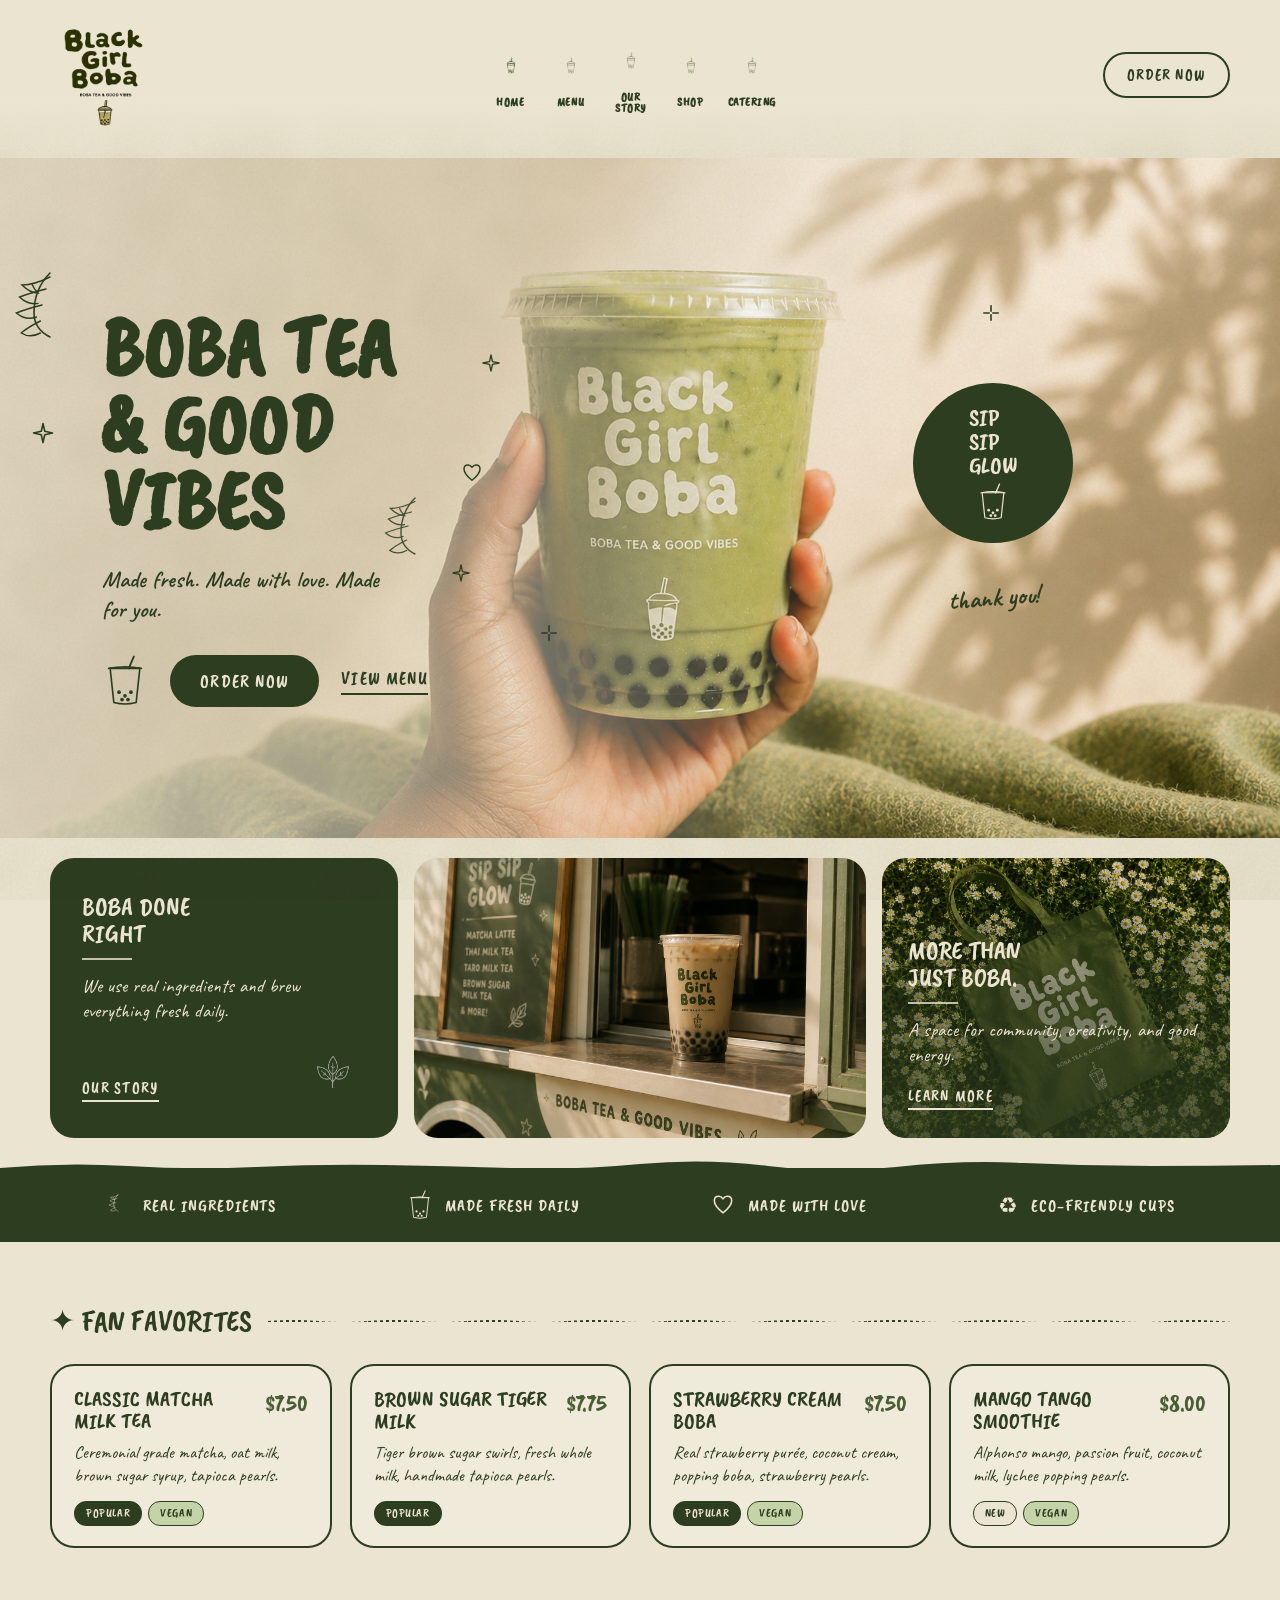
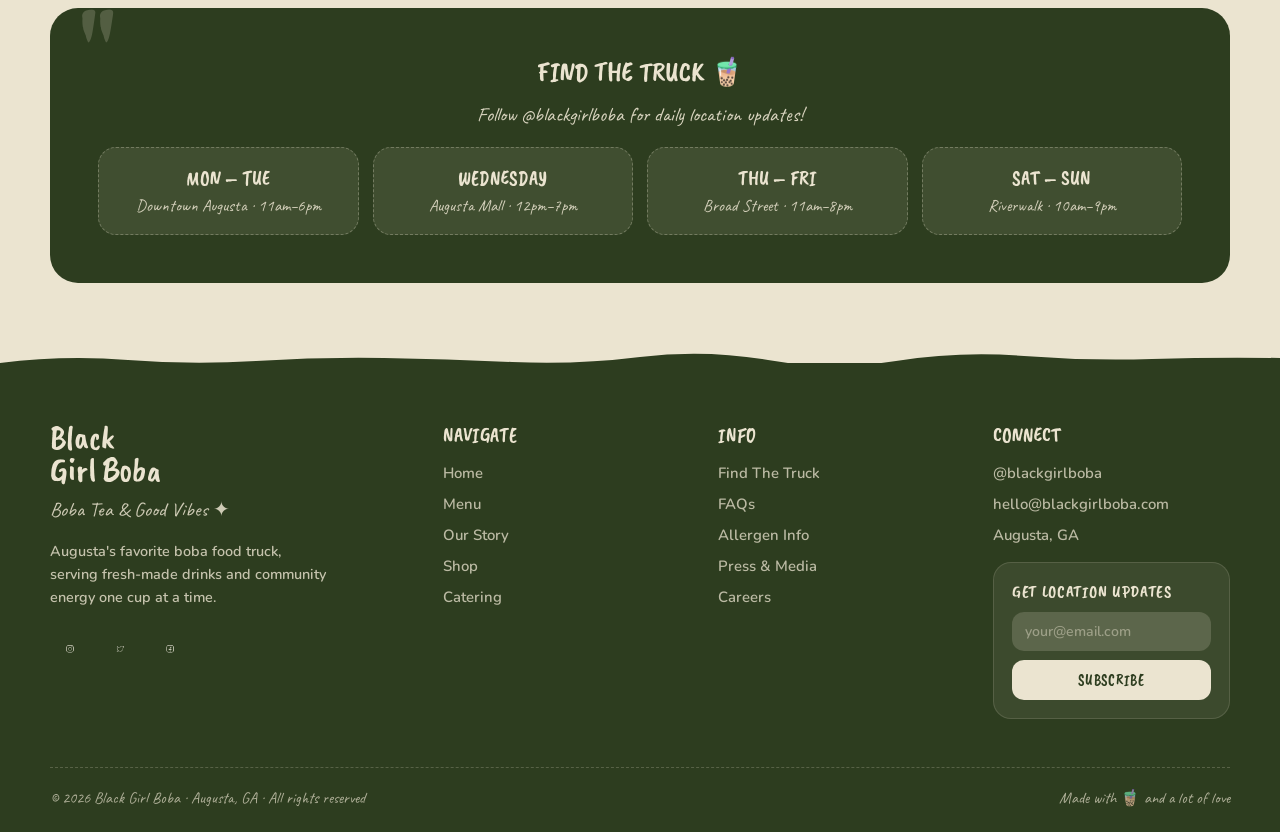
<file: index.html>
<!DOCTYPE html>
<html lang="en">
<head>
  <meta charset="UTF-8">
  <meta name="viewport" content="width=device-width, initial-scale=1.0">
  <title>Black Girl Boba — Boba Tea &amp; Good Vibes</title>
  <meta name="description" content="Augusta's favorite boba food truck. Fresh-made bubble tea, good vibes, and community energy — one cup at a time.">
  <link rel="preconnect" href="https://fonts.googleapis.com">
  <link href="https://fonts.googleapis.com/css2?family=Caveat+Brush&family=Caveat:wght@600;700&family=Nunito:wght@600;700;800;900&display=swap" rel="stylesheet">
  <link rel="stylesheet" href="/css/styles.css?v=4">
</head>
<body data-page="home">

<!-- ============ SVG SYMBOL DEFS ============ -->
<svg width="0" height="0" style="position:absolute" aria-hidden="true">
  <defs>
    <symbol id="cup-outline" viewBox="0 0 60 70">
      <path d="M 12 14 L 48 14 L 44 64 Q 30 68 16 64 Z" fill="none" stroke="currentColor" stroke-width="2" stroke-linejoin="round" stroke-linecap="round"/>
      <path d="M 10 14 Q 30 10 50 14" fill="none" stroke="currentColor" stroke-width="2" stroke-linecap="round"/>
      <path d="M 14 11 L 14 5 Q 14 3 16 3 L 18 3 Q 20 3 20 5 L 20 11" fill="none" stroke="currentColor" stroke-width="2" stroke-linecap="round"/>
      <path d="M 38 11 L 38 5 Q 38 3 40 3 L 42 3 Q 44 3 44 5 L 44 11" fill="none" stroke="currentColor" stroke-width="2" stroke-linecap="round"/>
    </symbol>
    <symbol id="cup-with-straw" viewBox="0 0 60 70">
      <path d="M 10 18 L 50 18 L 45 64 Q 30 68 15 64 Z" fill="none" stroke="currentColor" stroke-width="2.2" stroke-linejoin="round"/>
      <path d="M 8 18 Q 30 14 52 18" fill="none" stroke="currentColor" stroke-width="2.2" stroke-linecap="round"/>
      <line x1="35" y1="18" x2="42" y2="2" stroke="currentColor" stroke-width="2.5" stroke-linecap="round"/>
      <circle cx="22" cy="50" r="2.5" fill="currentColor"/><circle cx="30" cy="55" r="2.5" fill="currentColor"/>
      <circle cx="38" cy="50" r="2.5" fill="currentColor"/><circle cx="26" cy="60" r="2.5" fill="currentColor"/>
      <circle cx="34" cy="60" r="2.5" fill="currentColor"/>
    </symbol>
    <symbol id="leaves" viewBox="0 0 100 120">
      <path d="M 50 10 Q 30 30 30 60 Q 30 80 50 90" fill="none" stroke="currentColor" stroke-width="2" stroke-linecap="round"/>
      <path d="M 50 15 Q 30 25 15 25 Q 25 35 35 35 Q 30 30 28 25" fill="none" stroke="currentColor" stroke-width="1.8" stroke-linecap="round"/>
      <path d="M 45 30 Q 25 35 12 40 Q 22 50 35 48" fill="none" stroke="currentColor" stroke-width="1.8" stroke-linecap="round"/>
      <path d="M 40 50 Q 20 55 8 60 Q 20 70 33 65" fill="none" stroke="currentColor" stroke-width="1.8" stroke-linecap="round"/>
      <path d="M 38 70 Q 22 78 14 85 Q 25 92 38 85" fill="none" stroke="currentColor" stroke-width="1.8" stroke-linecap="round"/>
    </symbol>
    <symbol id="star" viewBox="0 0 30 30">
      <path d="M 15 4 L 17 13 L 26 15 L 17 17 L 15 26 L 13 17 L 4 15 L 13 13 Z" fill="none" stroke="currentColor" stroke-width="1.8" stroke-linejoin="round"/>
    </symbol>
    <symbol id="heart" viewBox="0 0 30 30">
      <path d="M 15 24 Q 5 16 5 10 Q 5 5 10 5 Q 13 5 15 8 Q 17 5 20 5 Q 25 5 25 10 Q 25 16 15 24 Z" fill="none" stroke="currentColor" stroke-width="1.8" stroke-linejoin="round"/>
    </symbol>
    <symbol id="sparkle" viewBox="0 0 20 20">
      <line x1="10" y1="2" x2="10" y2="8" stroke="currentColor" stroke-width="1.8" stroke-linecap="round"/>
      <line x1="10" y1="12" x2="10" y2="18" stroke="currentColor" stroke-width="1.8" stroke-linecap="round"/>
      <line x1="2" y1="10" x2="8" y2="10" stroke="currentColor" stroke-width="1.8" stroke-linecap="round"/>
      <line x1="12" y1="10" x2="18" y2="10" stroke="currentColor" stroke-width="1.8" stroke-linecap="round"/>
    </symbol>
    <symbol id="big-cup-matcha" viewBox="0 0 280 380">
      <ellipse cx="140" cy="370" rx="105" ry="14" fill="rgba(45,61,31,0.15)"/>
      <ellipse cx="140" cy="45" rx="100" ry="14" fill="#e8e5db" stroke="#2d3d1f" stroke-width="2.5"/>
      <ellipse cx="140" cy="40" rx="100" ry="14" fill="#f5f2e8" stroke="#2d3d1f" stroke-width="2.5"/>
      <path d="M 50 50 L 65 360 Q 140 372 215 360 L 230 50 Z" fill="#7a9a52" stroke="#2d3d1f" stroke-width="2.5" stroke-linejoin="round"/>
      <path d="M 52 60 L 67 320 Q 140 332 213 320 L 228 60 Z" fill="#8db05a"/>
      <path d="M 60 70 L 70 280" fill="none" stroke="rgba(255,255,255,0.4)" stroke-width="6" stroke-linecap="round"/>
      <g fill="#1f1810">
        <circle cx="80" cy="310" r="8"/><circle cx="100" cy="320" r="9"/><circle cx="120" cy="315" r="8"/>
        <circle cx="140" cy="325" r="9"/><circle cx="160" cy="320" r="8"/><circle cx="180" cy="315" r="9"/>
        <circle cx="200" cy="320" r="8"/><circle cx="90" cy="335" r="7"/><circle cx="115" cy="340" r="8"/>
        <circle cx="140" cy="345" r="8"/><circle cx="165" cy="340" r="8"/><circle cx="195" cy="335" r="7"/>
        <circle cx="105" cy="355" r="7"/><circle cx="135" cy="360" r="7"/><circle cx="165" cy="355" r="7"/>
      </g>
      <text x="140" y="150" text-anchor="middle" font-family="Caveat Brush, cursive" font-size="42" fill="#f5f2e8">Black</text>
      <text x="140" y="190" text-anchor="middle" font-family="Caveat Brush, cursive" font-size="42" fill="#f5f2e8">Girl</text>
      <text x="140" y="230" text-anchor="middle" font-family="Caveat Brush, cursive" font-size="42" fill="#f5f2e8">Boba</text>
      <text x="140" y="252" text-anchor="middle" font-family="Nunito, sans-serif" font-size="9" letter-spacing="2" fill="#f5f2e8" font-weight="800">BOBA TEA &amp; GOOD VIBES</text>
      <g transform="translate(125,260)"><use href="#cup-with-straw" width="30" height="35" color="#f5f2e8"/></g>
    </symbol>
    <symbol id="milktea-cup" viewBox="0 0 200 280">
      <ellipse cx="100" cy="272" rx="78" ry="10" fill="rgba(45,61,31,0.15)"/>
      <ellipse cx="100" cy="32" rx="75" ry="10" fill="#f5f2e8" stroke="#2d3d1f" stroke-width="2"/>
      <path d="M 30 35 L 40 264 Q 100 274 160 264 L 170 35 Z" fill="#d4a878" stroke="#2d3d1f" stroke-width="2" stroke-linejoin="round"/>
      <path d="M 32 45 L 42 230 Q 100 240 158 230 L 168 45 Z" fill="#e8c499"/>
      <path d="M 38 50 L 44 200" fill="none" stroke="rgba(255,255,255,0.5)" stroke-width="4" stroke-linecap="round"/>
      <g fill="#1f1810">
        <circle cx="55" cy="225" r="6"/><circle cx="72" cy="232" r="7"/><circle cx="90" cy="228" r="6"/>
        <circle cx="108" cy="235" r="7"/><circle cx="125" cy="228" r="6"/><circle cx="142" cy="232" r="6"/>
        <circle cx="65" cy="247" r="6"/><circle cx="85" cy="252" r="6"/><circle cx="105" cy="255" r="6"/>
        <circle cx="125" cy="252" r="6"/><circle cx="145" cy="247" r="6"/>
      </g>
      <text x="100" y="115" text-anchor="middle" font-family="Caveat Brush, cursive" font-size="26" fill="#2d3d1f">Black</text>
      <text x="100" y="140" text-anchor="middle" font-family="Caveat Brush, cursive" font-size="26" fill="#2d3d1f">Girl</text>
      <text x="100" y="165" text-anchor="middle" font-family="Caveat Brush, cursive" font-size="26" fill="#2d3d1f">Boba</text>
      <text x="100" y="180" text-anchor="middle" font-family="Nunito, sans-serif" font-size="6" letter-spacing="1.5" fill="#2d3d1f" font-weight="800">BOBA TEA &amp; GOOD VIBES</text>
    </symbol>
    <symbol id="tote-bag" viewBox="0 0 140 160">
      <path d="M 20 50 L 30 150 Q 70 156 110 150 L 120 50 Z" fill="#f0eadb" stroke="#2d3d1f" stroke-width="2.2" stroke-linejoin="round"/>
      <path d="M 45 50 Q 45 25 70 25 Q 95 25 95 50" fill="none" stroke="#2d3d1f" stroke-width="2.2" stroke-linecap="round"/>
      <text x="70" y="82" text-anchor="middle" font-family="Caveat Brush, cursive" font-size="14" fill="#2d3d1f">Black</text>
      <text x="70" y="98" text-anchor="middle" font-family="Caveat Brush, cursive" font-size="14" fill="#2d3d1f">Girl</text>
      <text x="70" y="114" text-anchor="middle" font-family="Caveat Brush, cursive" font-size="14" fill="#2d3d1f">Boba</text>
    </symbol>
    <symbol id="tshirt" viewBox="0 0 140 140">
      <path d="M 30 35 L 10 50 L 20 65 L 35 55 L 35 125 L 105 125 L 105 55 L 120 65 L 130 50 L 110 35 L 90 30 Q 85 38 70 38 Q 55 38 50 30 Z" fill="currentColor" stroke="#2d3d1f" stroke-width="2.2" stroke-linejoin="round"/>
    </symbol>
    <symbol id="tumbler" viewBox="0 0 100 160">
      <path d="M 25 25 L 30 145 Q 50 152 70 145 L 75 25 Z" fill="currentColor" stroke="#2d3d1f" stroke-width="2.2"/>
      <ellipse cx="50" cy="25" rx="25" ry="6" fill="currentColor" stroke="#2d3d1f" stroke-width="2.2"/>
      <path d="M 35 50 L 38 130" fill="none" stroke="rgba(255,255,255,0.3)" stroke-width="3" stroke-linecap="round"/>
    </symbol>
    <symbol id="hat" viewBox="0 0 140 100">
      <path d="M 30 60 Q 40 25 70 25 Q 100 25 110 60 L 105 70 Q 70 78 35 70 Z" fill="currentColor" stroke="#2d3d1f" stroke-width="2.2"/>
      <path d="M 20 70 Q 70 85 120 70 L 115 80 Q 70 92 25 80 Z" fill="currentColor" stroke="#2d3d1f" stroke-width="2.2"/>
    </symbol>
    <symbol id="stickers" viewBox="0 0 140 140">
      <rect x="25" y="25" width="40" height="40" rx="6" fill="#c4d3a8" stroke="#2d3d1f" stroke-width="2" transform="rotate(-8 45 45)"/>
      <rect x="70" y="20" width="40" height="40" rx="6" fill="#f5f2e8" stroke="#2d3d1f" stroke-width="2" transform="rotate(5 90 40)"/>
      <rect x="30" y="75" width="40" height="40" rx="6" fill="#f5f2e8" stroke="#2d3d1f" stroke-width="2" transform="rotate(6 50 95)"/>
      <rect x="75" y="80" width="40" height="40" rx="6" fill="#c4d3a8" stroke="#2d3d1f" stroke-width="2" transform="rotate(-4 95 100)"/>
      <text x="45" y="50" text-anchor="middle" font-family="Caveat Brush, cursive" font-size="14" fill="#2d3d1f" transform="rotate(-8 45 45)">BGB</text>
    </symbol>
    <symbol id="journal" viewBox="0 0 120 140">
      <rect x="20" y="15" width="80" height="115" rx="4" fill="#f0eadb" stroke="#2d3d1f" stroke-width="2.2"/>
      <line x1="30" y1="15" x2="30" y2="130" stroke="#2d3d1f" stroke-width="2.2"/>
      <text x="65" y="78" text-anchor="middle" font-family="Caveat Brush, cursive" font-size="16" fill="#2d3d1f">BGB</text>
    </symbol>
    <symbol id="gift" viewBox="0 0 140 140">
      <rect x="20" y="50" width="100" height="80" fill="currentColor" stroke="#2d3d1f" stroke-width="2.2"/>
      <rect x="15" y="40" width="110" height="20" fill="currentColor" stroke="#2d3d1f" stroke-width="2.2"/>
      <line x1="70" y1="40" x2="70" y2="130" stroke="#2d3d1f" stroke-width="2.2"/>
      <path d="M 50 40 Q 40 20 50 15 Q 60 18 70 40 Q 80 18 90 15 Q 100 20 90 40" fill="none" stroke="#2d3d1f" stroke-width="2.2" stroke-linejoin="round"/>
    </symbol>
  </defs>
</svg>

<!-- ============ NAV ============ -->
<nav id="site-nav">
  <div class="nav-inner">
    <a class="brand-logo" href="/index.html"><img src="/images/logo.png" alt="Black Girl Boba" class="brand-logo-img"></a>
    <div class="nav-cups">
      <a class="nav-cup" href="/index.html" data-nav="home">
        <img class="cup-svg" src="/images/cup-icon.png" alt="">
        <span class="cup-label">Home</span>
      </a>
      <a class="nav-cup" href="/menu.html" data-nav="menu">
        <img class="cup-svg" src="/images/cup-icon.png" alt="">
        <span class="cup-label">Menu</span>
      </a>
      <a class="nav-cup" href="/story.html" data-nav="story">
        <img class="cup-svg" src="/images/cup-icon.png" alt="">
        <span class="cup-label">Our<br>Story</span>
      </a>
      <a class="nav-cup" href="/shop.html" data-nav="shop">
        <img class="cup-svg" src="/images/cup-icon.png" alt="">
        <span class="cup-label">Shop</span>
      </a>
      <a class="nav-cup" href="/catering.html" data-nav="catering">
        <img class="cup-svg" src="/images/cup-icon.png" alt="">
        <span class="cup-label">Catering</span>
      </a>
    </div>
    <a class="order-pill" href="/menu.html">Order Now</a>
    <button class="hamburger" aria-label="Open menu">
      <span></span><span></span><span></span>
    </button>
  </div>
</nav>

<!-- ============ MOBILE NAV DRAWER ============ -->
<div class="mobile-nav" role="dialog" aria-modal="true" aria-label="Navigation">
  <button class="mobile-nav-close" aria-label="Close menu">✕</button>
  <div class="mobile-nav-logo"><img src="/images/logo.png" alt="Black Girl Boba" class="mobile-logo-img"></div>
  <a href="/index.html"    data-nav="home">Home</a>
  <a href="/menu.html"     data-nav="menu">Menu</a>
  <a href="/story.html"    data-nav="story">Our Story</a>
  <a href="/shop.html"     data-nav="shop">Shop</a>
  <a href="/catering.html" data-nav="catering">Catering</a>
  <a href="/menu.html" class="mobile-order-pill">Order Now</a>
</div>

<!-- ============ PAGE CONTENT ============ -->
<main>
  <!-- HERO -->
  <section class="hero">
    <img class="hero-bg-photo" src="/images/hero.png" alt="Black Girl Boba matcha drink">

    <svg class="doodle doodle-leaves-1"><use href="#leaves"/></svg>
    <svg class="doodle doodle-leaves-2"><use href="#leaves"/></svg>
    <svg class="doodle doodle-star-1"><use href="#star"/></svg>
    <svg class="doodle doodle-star-2"><use href="#star"/></svg>
    <svg class="doodle doodle-star-3"><use href="#star"/></svg>
    <svg class="doodle doodle-heart-1"><use href="#heart"/></svg>
    <svg class="doodle doodle-spark-1"><use href="#sparkle"/></svg>
    <svg class="doodle doodle-spark-2"><use href="#sparkle"/></svg>

    <div class="hero-left">
      <h1 class="hero-headline">Boba Tea<br>&amp; Good<br>Vibes</h1>
      <p class="hero-sub">Made fresh. Made with love. Made for you.</p>
      <div class="hero-ctas">
        <svg class="cta-cup-small" style="color:var(--green-dark)"><use href="#cup-with-straw"/></svg>
        <a class="btn-solid" href="/menu.html">Order Now</a>
        <a class="btn-underline" href="/menu.html">View Menu</a>
      </div>
    </div>

    <div class="hero-right">
      <div class="glow-circle">
        Sip<br>Sip<br>Glow
        <svg viewBox="0 0 60 70" style="color:var(--cream)"><use href="#cup-with-straw"/></svg>
      </div>
      <div class="thank-you-script">thank you!</div>
    </div>
  </section>

  <!-- BOTTOM CARDS -->
  <div class="cards-strip">
    <div class="strip-card card-dark">
      <div>
        <div class="card-title">Boba Done<br>Right</div>
        <div class="card-divider"></div>
        <div class="card-body">We use real ingredients and brew everything fresh daily.</div>
      </div>
      <a class="card-link" href="/story.html">Our Story</a>
      <img class="card-leaves" src="/images/leaf-icon.png" alt="">
    </div>
    <div class="strip-card card-photo">
      <img class="card-bg-photo" src="/images/treat-yourself.png" alt="Black Girl Boba food truck">
    </div>
    <div class="strip-card card-light">
      <img class="card-bg-photo" src="/images/more-than-just-boba.png" alt="Black Girl Boba tote bag">
      <div class="card-light-content">
        <div class="card-title">More Than<br>Just Boba.</div>
        <div class="card-divider"></div>
        <div class="card-body">A space for community, creativity, and good energy.</div>
        <a class="card-link" href="/story.html">Learn More</a>
      </div>
    </div>
  </div>

  <!-- FEATURES BAR -->
  <div class="features-bar">
    <div class="features-inner">
      <div class="feature">
        <svg viewBox="0 0 100 120" style="color:var(--cream); width:26px; height:26px"><use href="#leaves"/></svg>
        Real Ingredients
      </div>
      <div class="feature">
        <svg viewBox="0 0 60 70" style="color:var(--cream); width:26px; height:30px"><use href="#cup-with-straw"/></svg>
        Made Fresh Daily
      </div>
      <div class="feature">
        <svg viewBox="0 0 30 30" style="color:var(--cream); width:26px; height:26px"><use href="#heart"/></svg>
        Made With Love
      </div>
      <div class="feature">
        <span style="font-size:1.4rem">♻</span>
        Eco-Friendly Cups
      </div>
    </div>
  </div>

  <!-- FAN FAVORITES -->
  <div class="menu-section" style="padding-top:60px">
    <div class="menu-cat-label">✦ Fan Favorites</div>
    <div class="menu-grid" id="featured-grid">
      <p class="loading-placeholder">Loading favorites…</p>
    </div>
  </div>

  <!-- FIND THE TRUCK -->
  <div class="menu-section" style="padding-bottom:80px" id="schedule">
    <div class="story-quote" style="margin:0">
      <div class="story-quote-text">Find The Truck 🧋</div>
      <p style="font-family:'Caveat',cursive; font-size:1.25rem; margin-bottom:20px; opacity:0.9" id="schedule-announcement">
        Follow @blackgirlboba for daily location updates!
      </p>
      <div class="schedule-grid" id="schedule-grid"></div>
    </div>
  </div>
</main>

<!-- ============ FOOTER ============ -->
<footer id="site-footer">
  <div class="foot-inner">
    <div class="foot-top">
      <div>
        <div class="foot-brand">Black<br>Girl Boba</div>
        <div class="foot-tag">Boba Tea &amp; Good Vibes ✦</div>
        <p class="foot-blurb">Augusta's favorite boba food truck, serving fresh-made drinks and community energy one cup at a time.</p>
        <div class="socials">
          <a id="foot-instagram" class="social-btn" href="#" aria-label="Instagram"><img src="/images/icon-instagram.png" alt="Instagram"></a>
          <a id="foot-twitter"   class="social-btn" href="#" aria-label="Twitter"><img src="/images/icon-twitter.png" alt="Twitter"></a>
          <a id="foot-facebook"  class="social-btn" href="#" aria-label="Facebook"><img src="/images/icon-facebook.png" alt="Facebook"></a>
        </div>
      </div>
      <div>
        <div class="foot-col-title">Navigate</div>
        <ul class="foot-links">
          <li><a href="/index.html">Home</a></li>
          <li><a href="/menu.html">Menu</a></li>
          <li><a href="/story.html">Our Story</a></li>
          <li><a href="/shop.html">Shop</a></li>
          <li><a href="/catering.html">Catering</a></li>
        </ul>
      </div>
      <div>
        <div class="foot-col-title">Info</div>
        <ul class="foot-links">
          <li><a href="/index.html#schedule">Find The Truck</a></li>
          <li><a href="#">FAQs</a></li>
          <li><a href="#">Allergen Info</a></li>
          <li><a href="#">Press &amp; Media</a></li>
          <li><a href="#">Careers</a></li>
        </ul>
      </div>
      <div>
        <div class="foot-col-title">Connect</div>
        <ul class="foot-links">
          <li><a href="#">@blackgirlboba</a></li>
          <li><a href="#">hello@blackgirlboba.com</a></li>
          <li><a href="#">Augusta, GA</a></li>
        </ul>
        <div class="foot-news">
          <div class="foot-news-title">Get Location Updates</div>
          <form id="newsletter-form">
            <input type="email" placeholder="your@email.com" required>
            <button type="submit">Subscribe</button>
          </form>
        </div>
      </div>
    </div>
    <div class="foot-bottom">
      <p>© 2026 Black Girl Boba · Augusta, GA · All rights reserved</p>
      <p>Made with 🧋 and a lot of love</p>
    </div>
  </div>
</footer>

<div id="toast"><span id="toast-msg"></span></div>

<script src="/js/main.js?v=2"></script>
<script src="/js/menu.js?v=2"></script>
<script>
  loadMenu();

  fetch('/data/settings.json')
    .then(r => r.json())
    .then(s => {
      const ann  = document.getElementById('schedule-announcement');
      const grid = document.getElementById('schedule-grid');
      if (ann && s.announcement) ann.textContent = s.announcement;
      if (grid && s.schedule) {
        grid.innerHTML = s.schedule.map(slot => `
          <div class="schedule-slot">
            <div class="schedule-days">${slot.days}</div>
            <div class="schedule-info">${slot.location} · ${slot.hours}</div>
          </div>`).join('');
      }
    })
    .catch(() => {});
</script>
</body>
</html>
</file>
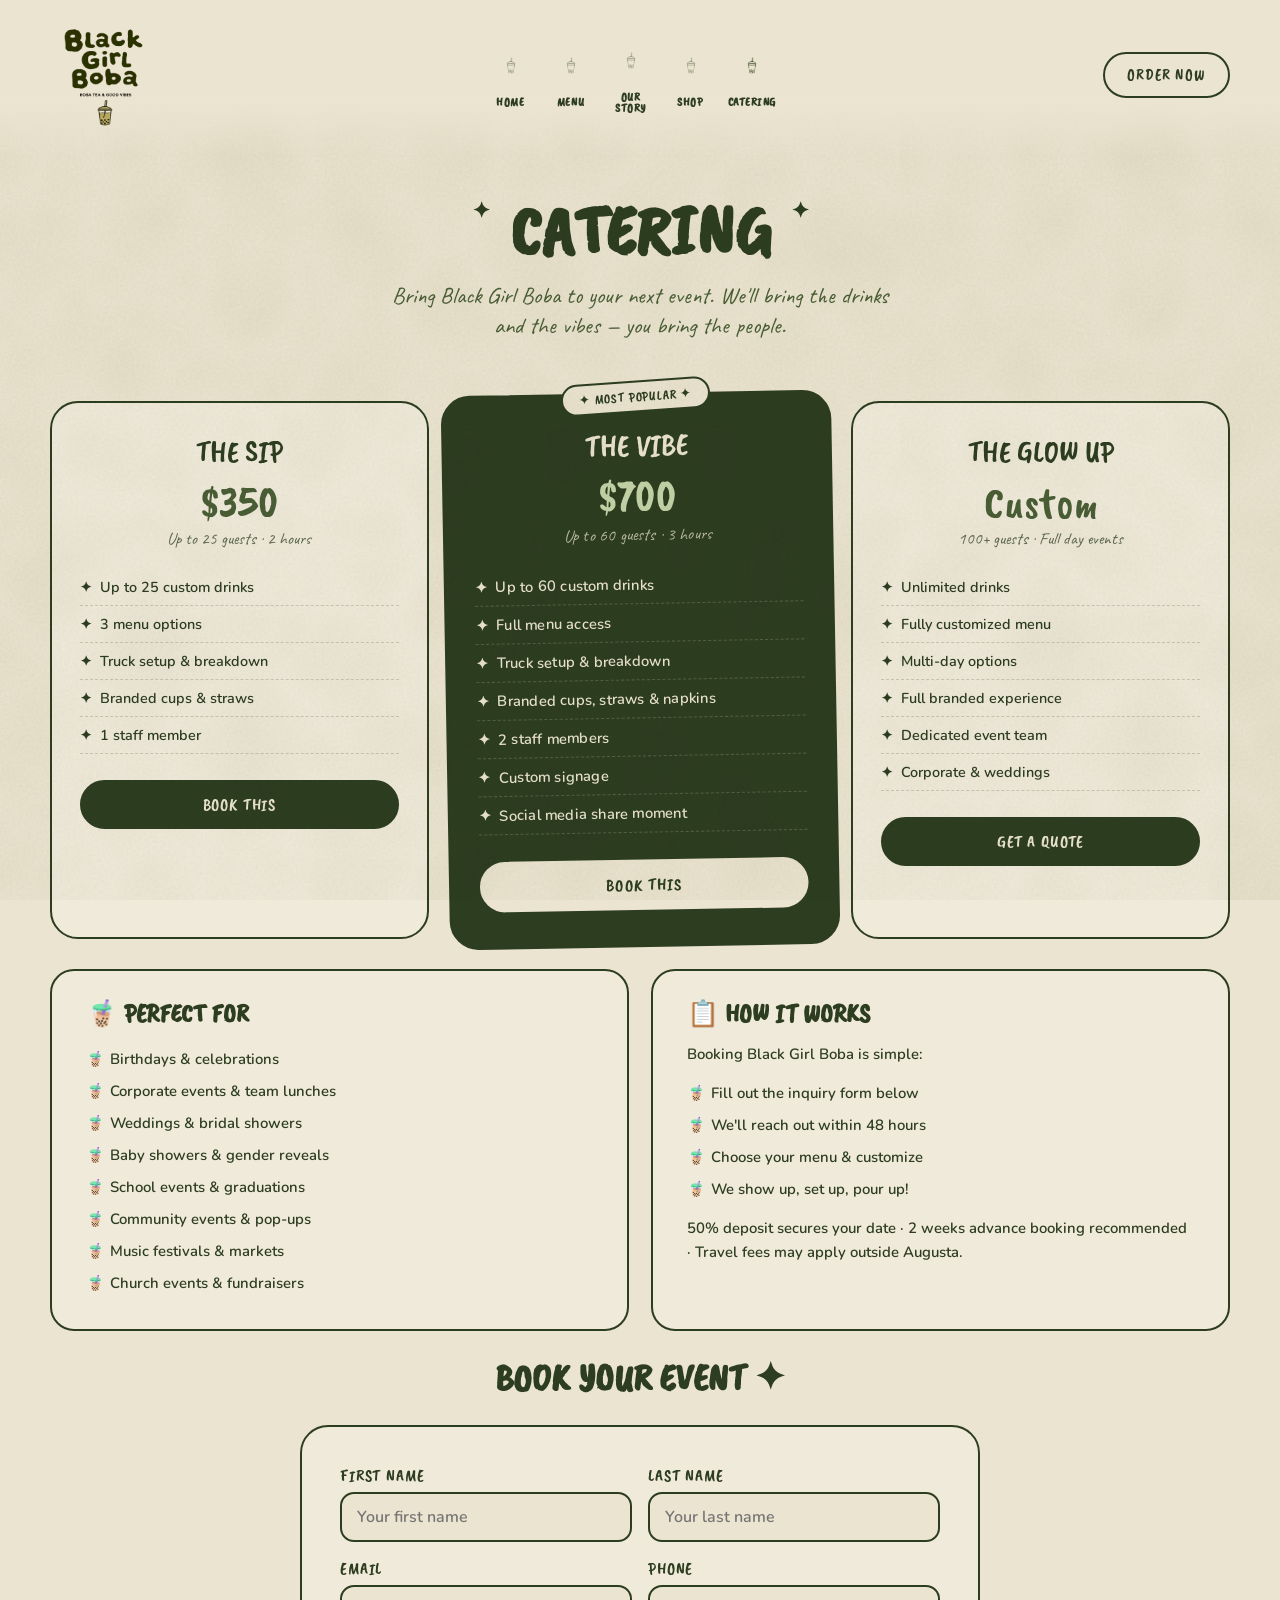
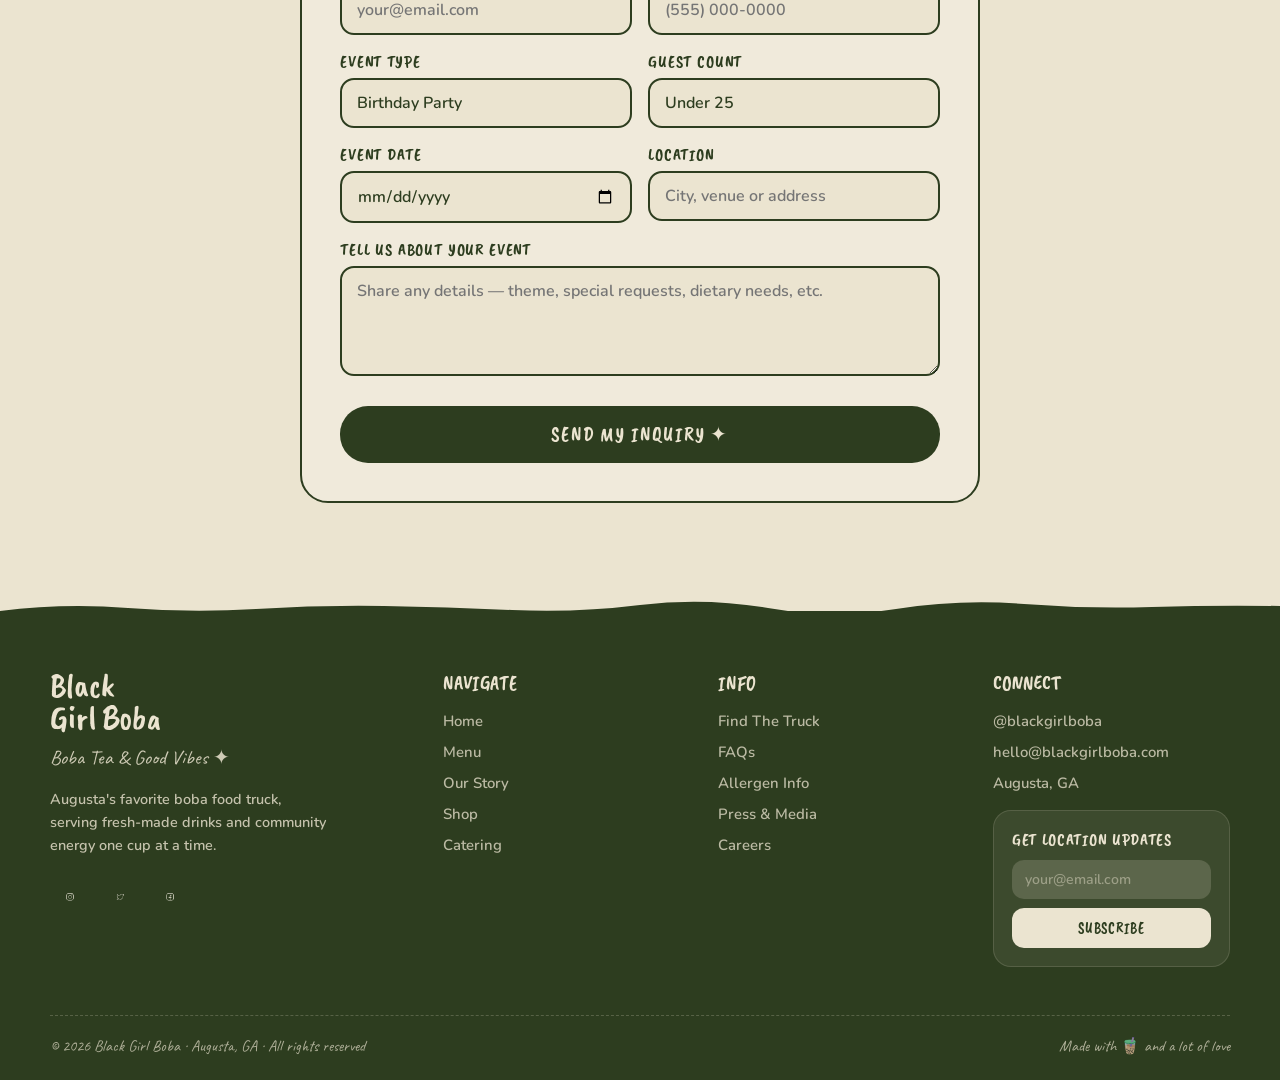
<file: catering.html>
<!DOCTYPE html>
<html lang="en">
<head>
  <meta charset="UTF-8">
  <meta name="viewport" content="width=device-width, initial-scale=1.0">
  <title>Catering — Black Girl Boba</title>
  <meta name="description" content="Book Black Girl Boba for your next event. We bring the drinks and the vibes — you bring the people.">
  <link rel="preconnect" href="https://fonts.googleapis.com">
  <link href="https://fonts.googleapis.com/css2?family=Caveat+Brush&family=Caveat:wght@600;700&family=Nunito:wght@600;700;800;900&display=swap" rel="stylesheet">
  <link rel="stylesheet" href="/css/styles.css?v=4">
</head>
<body data-page="catering">

<!-- ============ SVG SYMBOL DEFS ============ -->
<svg width="0" height="0" style="position:absolute" aria-hidden="true">
  <defs>
    <symbol id="cup-outline" viewBox="0 0 60 70">
      <path d="M 12 14 L 48 14 L 44 64 Q 30 68 16 64 Z" fill="none" stroke="currentColor" stroke-width="2" stroke-linejoin="round" stroke-linecap="round"/>
      <path d="M 10 14 Q 30 10 50 14" fill="none" stroke="currentColor" stroke-width="2" stroke-linecap="round"/>
      <path d="M 14 11 L 14 5 Q 14 3 16 3 L 18 3 Q 20 3 20 5 L 20 11" fill="none" stroke="currentColor" stroke-width="2" stroke-linecap="round"/>
      <path d="M 38 11 L 38 5 Q 38 3 40 3 L 42 3 Q 44 3 44 5 L 44 11" fill="none" stroke="currentColor" stroke-width="2" stroke-linecap="round"/>
    </symbol>
  </defs>
</svg>

<!-- ============ NAV ============ -->
<nav id="site-nav">
  <div class="nav-inner">
    <a class="brand-logo" href="/index.html"><img src="/images/logo.png" alt="Black Girl Boba" class="brand-logo-img"></a>
    <div class="nav-cups">
      <a class="nav-cup" href="/index.html" data-nav="home">
        <img class="cup-svg" src="/images/cup-icon.png" alt="">
        <span class="cup-label">Home</span>
      </a>
      <a class="nav-cup" href="/menu.html" data-nav="menu">
        <img class="cup-svg" src="/images/cup-icon.png" alt="">
        <span class="cup-label">Menu</span>
      </a>
      <a class="nav-cup" href="/story.html" data-nav="story">
        <img class="cup-svg" src="/images/cup-icon.png" alt="">
        <span class="cup-label">Our<br>Story</span>
      </a>
      <a class="nav-cup" href="/shop.html" data-nav="shop">
        <img class="cup-svg" src="/images/cup-icon.png" alt="">
        <span class="cup-label">Shop</span>
      </a>
      <a class="nav-cup" href="/catering.html" data-nav="catering">
        <img class="cup-svg" src="/images/cup-icon.png" alt="">
        <span class="cup-label">Catering</span>
      </a>
    </div>
    <a class="order-pill" href="/menu.html">Order Now</a>
    <button class="hamburger" aria-label="Open menu">
      <span></span><span></span><span></span>
    </button>
  </div>
</nav>

<!-- ============ MOBILE NAV DRAWER ============ -->
<div class="mobile-nav" role="dialog" aria-modal="true" aria-label="Navigation">
  <button class="mobile-nav-close" aria-label="Close menu">✕</button>
  <div class="mobile-nav-logo"><img src="/images/logo.png" alt="Black Girl Boba" class="mobile-logo-img"></div>
  <a href="/index.html"    data-nav="home">Home</a>
  <a href="/menu.html"     data-nav="menu">Menu</a>
  <a href="/story.html"    data-nav="story">Our Story</a>
  <a href="/shop.html"     data-nav="shop">Shop</a>
  <a href="/catering.html" data-nav="catering">Catering</a>
  <a href="/menu.html" class="mobile-order-pill">Order Now</a>
</div>

<!-- ============ PAGE CONTENT ============ -->
<main>
  <div class="page-hero">
    <h1 class="page-hero-title">Catering</h1>
    <p class="page-hero-sub">Bring Black Girl Boba to your next event. We'll bring the drinks and the vibes — you bring the people.</p>
  </div>

  <!-- PACKAGES -->
  <div class="pkgs">
    <div class="pkg">
      <div class="pkg-name">The Sip</div>
      <div class="pkg-price">$350</div>
      <div class="pkg-unit">Up to 25 guests · 2 hours</div>
      <ul class="pkg-list">
        <li>Up to 25 custom drinks</li>
        <li>3 menu options</li>
        <li>Truck setup &amp; breakdown</li>
        <li>Branded cups &amp; straws</li>
        <li>1 staff member</li>
      </ul>
      <a class="pkg-btn" href="#catering-form">Book This</a>
    </div>

    <div class="pkg fav">
      <div class="pkg-fav-tag">✦ Most Popular ✦</div>
      <div class="pkg-name">The Vibe</div>
      <div class="pkg-price">$700</div>
      <div class="pkg-unit">Up to 60 guests · 3 hours</div>
      <ul class="pkg-list">
        <li>Up to 60 custom drinks</li>
        <li>Full menu access</li>
        <li>Truck setup &amp; breakdown</li>
        <li>Branded cups, straws &amp; napkins</li>
        <li>2 staff members</li>
        <li>Custom signage</li>
        <li>Social media share moment</li>
      </ul>
      <a class="pkg-btn" href="#catering-form">Book This</a>
    </div>

    <div class="pkg">
      <div class="pkg-name">The Glow Up</div>
      <div class="pkg-price">Custom</div>
      <div class="pkg-unit">100+ guests · Full day events</div>
      <ul class="pkg-list">
        <li>Unlimited drinks</li>
        <li>Fully customized menu</li>
        <li>Multi-day options</li>
        <li>Full branded experience</li>
        <li>Dedicated event team</li>
        <li>Corporate &amp; weddings</li>
      </ul>
      <a class="pkg-btn" href="#catering-form">Get a Quote</a>
    </div>
  </div>

  <!-- INFO CARDS -->
  <div class="info-cards">
    <div class="info-card">
      <h3>🧋 Perfect For</h3>
      <ul>
        <li>Birthdays &amp; celebrations</li>
        <li>Corporate events &amp; team lunches</li>
        <li>Weddings &amp; bridal showers</li>
        <li>Baby showers &amp; gender reveals</li>
        <li>School events &amp; graduations</li>
        <li>Community events &amp; pop-ups</li>
        <li>Music festivals &amp; markets</li>
        <li>Church events &amp; fundraisers</li>
      </ul>
    </div>
    <div class="info-card">
      <h3>📋 How It Works</h3>
      <p>Booking Black Girl Boba is simple:</p>
      <ul>
        <li>Fill out the inquiry form below</li>
        <li>We'll reach out within 48 hours</li>
        <li>Choose your menu &amp; customize</li>
        <li>We show up, set up, pour up!</li>
      </ul>
      <p style="margin-top:12px">50% deposit secures your date · 2 weeks advance booking recommended · Travel fees may apply outside Augusta.</p>
    </div>
  </div>

  <!-- INQUIRY FORM
       Sign up free at formspree.io → create a form → replace YOUR_FORM_ID below -->
  <div class="form-wrap" id="catering-form">
    <h2>Book Your Event ✦</h2>
    <div class="form-card">
      <form id="inquiry-form" action="https://formspree.io/f/YOUR_FORM_ID" method="POST" novalidate>
        <input type="hidden" name="_subject" value="New Catering Inquiry — Black Girl Boba">

        <div class="form-row-2">
          <div class="fg">
            <label for="first-name">First Name</label>
            <input id="first-name" type="text" name="first_name" placeholder="Your first name" required>
          </div>
          <div class="fg">
            <label for="last-name">Last Name</label>
            <input id="last-name" type="text" name="last_name" placeholder="Your last name" required>
          </div>
        </div>

        <div class="form-row-2">
          <div class="fg">
            <label for="email">Email</label>
            <input id="email" type="email" name="email" placeholder="your@email.com" required>
          </div>
          <div class="fg">
            <label for="phone">Phone</label>
            <input id="phone" type="tel" name="phone" placeholder="(555) 000-0000">
          </div>
        </div>

        <div class="form-row-2">
          <div class="fg">
            <label for="event-type">Event Type</label>
            <select id="event-type" name="event_type">
              <option>Birthday Party</option>
              <option>Corporate Event</option>
              <option>Wedding</option>
              <option>Bridal / Baby Shower</option>
              <option>School / Graduation</option>
              <option>Community Event</option>
              <option>Festival / Market</option>
              <option>Other</option>
            </select>
          </div>
          <div class="fg">
            <label for="guest-count">Guest Count</label>
            <select id="guest-count" name="guest_count">
              <option>Under 25</option>
              <option>25–60</option>
              <option>60–100</option>
              <option>100+</option>
            </select>
          </div>
        </div>

        <div class="form-row-2">
          <div class="fg">
            <label for="event-date">Event Date</label>
            <input id="event-date" type="date" name="event_date">
          </div>
          <div class="fg">
            <label for="location">Location</label>
            <input id="location" type="text" name="location" placeholder="City, venue or address">
          </div>
        </div>

        <div class="fg">
          <label for="details">Tell Us About Your Event</label>
          <textarea id="details" name="details" placeholder="Share any details — theme, special requests, dietary needs, etc."></textarea>
        </div>

        <p id="form-error" class="form-error" style="display:none"></p>
        <button type="submit" class="form-submit" id="form-submit-btn">Send My Inquiry ✦</button>
      </form>
      <div class="form-success" id="form-success">
        <div style="font-size:3rem;margin-bottom:12px">🧋</div>
        <div>Inquiry sent! We'll reach out within 48 hours.</div>
      </div>
    </div>
  </div>
</main>

<!-- ============ FOOTER ============ -->
<footer id="site-footer">
  <div class="foot-inner">
    <div class="foot-top">
      <div>
        <div class="foot-brand">Black<br>Girl Boba</div>
        <div class="foot-tag">Boba Tea &amp; Good Vibes ✦</div>
        <p class="foot-blurb">Augusta's favorite boba food truck, serving fresh-made drinks and community energy one cup at a time.</p>
        <div class="socials">
          <a id="foot-instagram" class="social-btn" href="#" aria-label="Instagram"><img src="/images/icon-instagram.png" alt="Instagram"></a>
          <a id="foot-twitter"   class="social-btn" href="#" aria-label="Twitter"><img src="/images/icon-twitter.png" alt="Twitter"></a>
          <a id="foot-facebook"  class="social-btn" href="#" aria-label="Facebook"><img src="/images/icon-facebook.png" alt="Facebook"></a>
        </div>
      </div>
      <div>
        <div class="foot-col-title">Navigate</div>
        <ul class="foot-links">
          <li><a href="/index.html">Home</a></li>
          <li><a href="/menu.html">Menu</a></li>
          <li><a href="/story.html">Our Story</a></li>
          <li><a href="/shop.html">Shop</a></li>
          <li><a href="/catering.html">Catering</a></li>
        </ul>
      </div>
      <div>
        <div class="foot-col-title">Info</div>
        <ul class="foot-links">
          <li><a href="/index.html#schedule">Find The Truck</a></li>
          <li><a href="#">FAQs</a></li>
          <li><a href="#">Allergen Info</a></li>
          <li><a href="#">Press &amp; Media</a></li>
          <li><a href="#">Careers</a></li>
        </ul>
      </div>
      <div>
        <div class="foot-col-title">Connect</div>
        <ul class="foot-links">
          <li><a href="#">@blackgirlboba</a></li>
          <li><a href="#">hello@blackgirlboba.com</a></li>
          <li><a href="#">Augusta, GA</a></li>
        </ul>
        <div class="foot-news">
          <div class="foot-news-title">Get Location Updates</div>
          <form id="newsletter-form">
            <input type="email" placeholder="your@email.com" required>
            <button type="submit">Subscribe</button>
          </form>
        </div>
      </div>
    </div>
    <div class="foot-bottom">
      <p>© 2026 Black Girl Boba · Augusta, GA · All rights reserved</p>
      <p>Made with 🧋 and a lot of love</p>
    </div>
  </div>
</footer>

<div id="toast"><span id="toast-msg"></span></div>

<script src="/js/main.js?v=2"></script>
<script>
  const form = document.getElementById('inquiry-form');
  const btn  = document.getElementById('form-submit-btn');
  const err  = document.getElementById('form-error');

  form?.addEventListener('submit', async e => {
    e.preventDefault();
    err.style.display = 'none';

    const required = form.querySelectorAll('[required]');
    for (const field of required) {
      if (!field.value.trim()) {
        err.textContent = 'Please fill in all required fields.';
        err.style.display = 'block';
        field.focus();
        return;
      }
    }

    btn.textContent = 'Sending…';
    btn.disabled = true;

    try {
      const res = await fetch(form.action, {
        method: 'POST',
        body: new FormData(form),
        headers: { 'Accept': 'application/json' }
      });
      if (res.ok) {
        form.style.display = 'none';
        document.getElementById('form-success').style.display = 'block';
        showToast("Inquiry sent! We'll reach out in 48 hours ✦");
      } else {
        throw new Error();
      }
    } catch {
      err.textContent = 'Something went wrong. Please email us at hello@blackgirlboba.com';
      err.style.display = 'block';
      btn.textContent = 'Send My Inquiry ✦';
      btn.disabled = false;
    }
  });
</script>
</body>
</html>
</file>
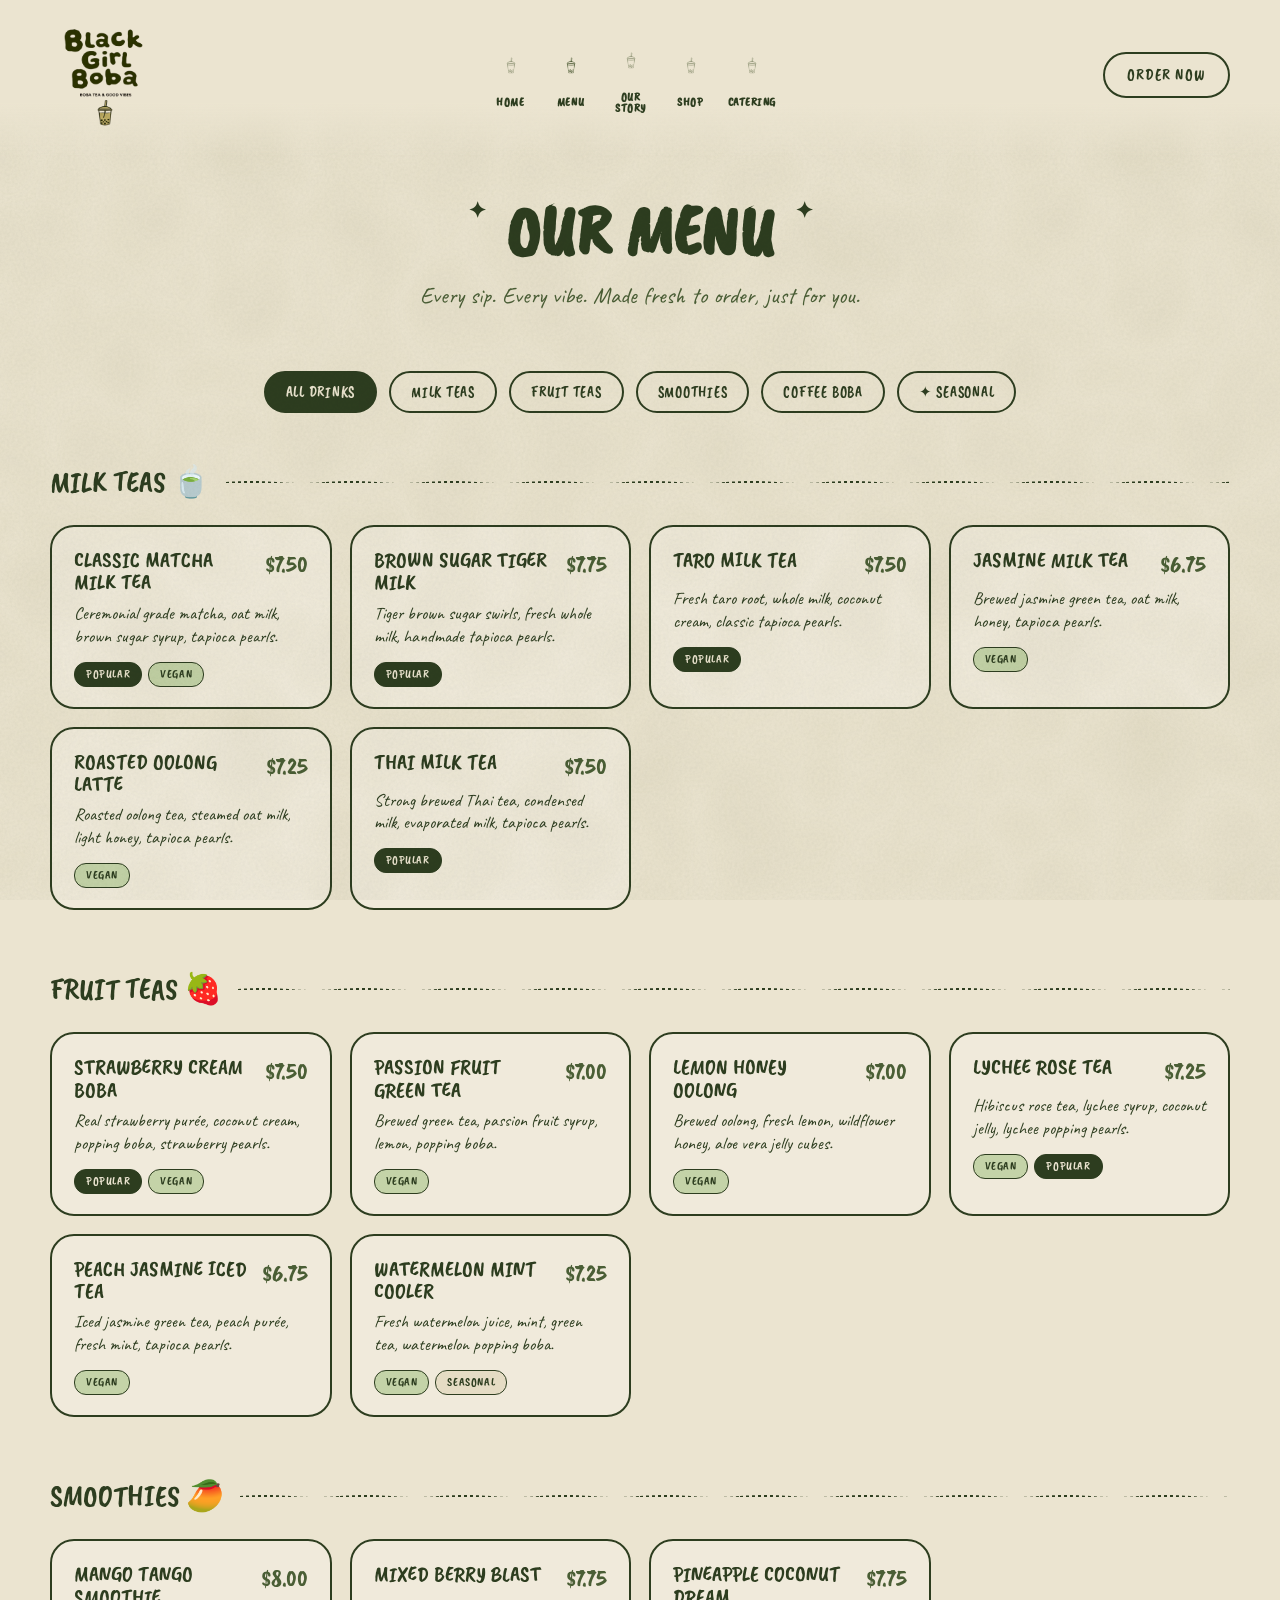
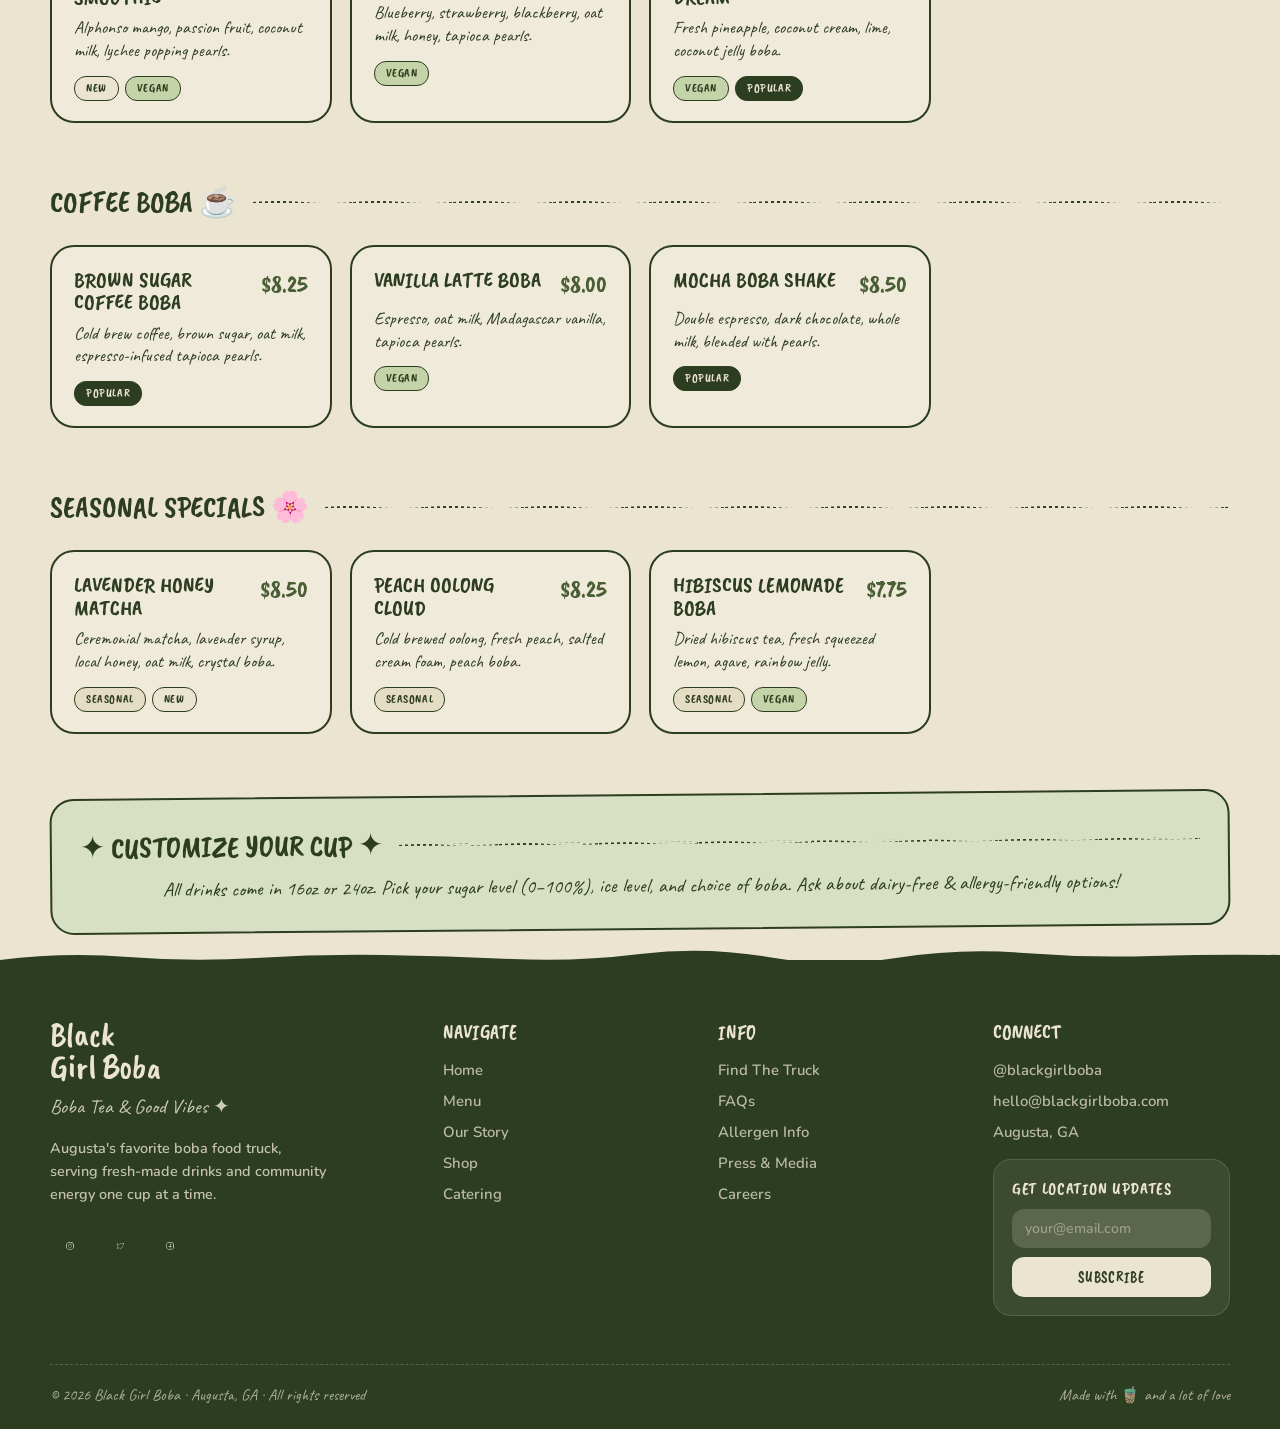
<file: menu.html>
<!DOCTYPE html>
<html lang="en">
<head>
  <meta charset="UTF-8">
  <meta name="viewport" content="width=device-width, initial-scale=1.0">
  <title>Menu — Black Girl Boba</title>
  <meta name="description" content="View the full Black Girl Boba menu — milk teas, fruit teas, smoothies, coffee boba, and seasonal specials. Made fresh to order.">
  <link rel="preconnect" href="https://fonts.googleapis.com">
  <link href="https://fonts.googleapis.com/css2?family=Caveat+Brush&family=Caveat:wght@600;700&family=Nunito:wght@600;700;800;900&display=swap" rel="stylesheet">
  <link rel="stylesheet" href="/css/styles.css?v=4">
</head>
<body data-page="menu">

<!-- ============ SVG SYMBOL DEFS ============ -->
<svg width="0" height="0" style="position:absolute" aria-hidden="true">
  <defs>
    <symbol id="cup-outline" viewBox="0 0 60 70">
      <path d="M 12 14 L 48 14 L 44 64 Q 30 68 16 64 Z" fill="none" stroke="currentColor" stroke-width="2" stroke-linejoin="round" stroke-linecap="round"/>
      <path d="M 10 14 Q 30 10 50 14" fill="none" stroke="currentColor" stroke-width="2" stroke-linecap="round"/>
      <path d="M 14 11 L 14 5 Q 14 3 16 3 L 18 3 Q 20 3 20 5 L 20 11" fill="none" stroke="currentColor" stroke-width="2" stroke-linecap="round"/>
      <path d="M 38 11 L 38 5 Q 38 3 40 3 L 42 3 Q 44 3 44 5 L 44 11" fill="none" stroke="currentColor" stroke-width="2" stroke-linecap="round"/>
    </symbol>
    <symbol id="cup-with-straw" viewBox="0 0 60 70">
      <path d="M 10 18 L 50 18 L 45 64 Q 30 68 15 64 Z" fill="none" stroke="currentColor" stroke-width="2.2" stroke-linejoin="round"/>
      <path d="M 8 18 Q 30 14 52 18" fill="none" stroke="currentColor" stroke-width="2.2" stroke-linecap="round"/>
      <line x1="35" y1="18" x2="42" y2="2" stroke="currentColor" stroke-width="2.5" stroke-linecap="round"/>
      <circle cx="22" cy="50" r="2.5" fill="currentColor"/><circle cx="30" cy="55" r="2.5" fill="currentColor"/>
      <circle cx="38" cy="50" r="2.5" fill="currentColor"/><circle cx="26" cy="60" r="2.5" fill="currentColor"/>
      <circle cx="34" cy="60" r="2.5" fill="currentColor"/>
    </symbol>
    <symbol id="tshirt" viewBox="0 0 140 140">
      <path d="M 30 35 L 10 50 L 20 65 L 35 55 L 35 125 L 105 125 L 105 55 L 120 65 L 130 50 L 110 35 L 90 30 Q 85 38 70 38 Q 55 38 50 30 Z" fill="currentColor" stroke="#2d3d1f" stroke-width="2.2" stroke-linejoin="round"/>
    </symbol>
    <symbol id="tumbler" viewBox="0 0 100 160">
      <path d="M 25 25 L 30 145 Q 50 152 70 145 L 75 25 Z" fill="currentColor" stroke="#2d3d1f" stroke-width="2.2"/>
      <ellipse cx="50" cy="25" rx="25" ry="6" fill="currentColor" stroke="#2d3d1f" stroke-width="2.2"/>
    </symbol>
    <symbol id="hat" viewBox="0 0 140 100">
      <path d="M 30 60 Q 40 25 70 25 Q 100 25 110 60 L 105 70 Q 70 78 35 70 Z" fill="currentColor" stroke="#2d3d1f" stroke-width="2.2"/>
      <path d="M 20 70 Q 70 85 120 70 L 115 80 Q 70 92 25 80 Z" fill="currentColor" stroke="#2d3d1f" stroke-width="2.2"/>
    </symbol>
    <symbol id="tote-bag" viewBox="0 0 140 160">
      <path d="M 20 50 L 30 150 Q 70 156 110 150 L 120 50 Z" fill="#f0eadb" stroke="#2d3d1f" stroke-width="2.2" stroke-linejoin="round"/>
      <path d="M 45 50 Q 45 25 70 25 Q 95 25 95 50" fill="none" stroke="#2d3d1f" stroke-width="2.2" stroke-linecap="round"/>
      <text x="70" y="82" text-anchor="middle" font-family="Caveat Brush, cursive" font-size="14" fill="#2d3d1f">BGB</text>
    </symbol>
    <symbol id="stickers" viewBox="0 0 140 140">
      <rect x="25" y="25" width="40" height="40" rx="6" fill="#c4d3a8" stroke="#2d3d1f" stroke-width="2" transform="rotate(-8 45 45)"/>
      <rect x="70" y="20" width="40" height="40" rx="6" fill="#f5f2e8" stroke="#2d3d1f" stroke-width="2" transform="rotate(5 90 40)"/>
      <rect x="30" y="75" width="40" height="40" rx="6" fill="#f5f2e8" stroke="#2d3d1f" stroke-width="2" transform="rotate(6 50 95)"/>
      <rect x="75" y="80" width="40" height="40" rx="6" fill="#c4d3a8" stroke="#2d3d1f" stroke-width="2" transform="rotate(-4 95 100)"/>
    </symbol>
    <symbol id="journal" viewBox="0 0 120 140">
      <rect x="20" y="15" width="80" height="115" rx="4" fill="#f0eadb" stroke="#2d3d1f" stroke-width="2.2"/>
      <line x1="30" y1="15" x2="30" y2="130" stroke="#2d3d1f" stroke-width="2.2"/>
      <text x="65" y="78" text-anchor="middle" font-family="Caveat Brush, cursive" font-size="16" fill="#2d3d1f">BGB</text>
    </symbol>
    <symbol id="gift" viewBox="0 0 140 140">
      <rect x="20" y="50" width="100" height="80" fill="currentColor" stroke="#2d3d1f" stroke-width="2.2"/>
      <rect x="15" y="40" width="110" height="20" fill="currentColor" stroke="#2d3d1f" stroke-width="2.2"/>
      <line x1="70" y1="40" x2="70" y2="130" stroke="#2d3d1f" stroke-width="2.2"/>
      <path d="M 50 40 Q 40 20 50 15 Q 60 18 70 40 Q 80 18 90 15 Q 100 20 90 40" fill="none" stroke="#2d3d1f" stroke-width="2.2" stroke-linejoin="round"/>
    </symbol>
  </defs>
</svg>

<!-- ============ NAV ============ -->
<nav id="site-nav">
  <div class="nav-inner">
    <a class="brand-logo" href="/index.html"><img src="/images/logo.png" alt="Black Girl Boba" class="brand-logo-img"></a>
    <div class="nav-cups">
      <a class="nav-cup" href="/index.html" data-nav="home">
        <img class="cup-svg" src="/images/cup-icon.png" alt="">
        <span class="cup-label">Home</span>
      </a>
      <a class="nav-cup" href="/menu.html" data-nav="menu">
        <img class="cup-svg" src="/images/cup-icon.png" alt="">
        <span class="cup-label">Menu</span>
      </a>
      <a class="nav-cup" href="/story.html" data-nav="story">
        <img class="cup-svg" src="/images/cup-icon.png" alt="">
        <span class="cup-label">Our<br>Story</span>
      </a>
      <a class="nav-cup" href="/shop.html" data-nav="shop">
        <img class="cup-svg" src="/images/cup-icon.png" alt="">
        <span class="cup-label">Shop</span>
      </a>
      <a class="nav-cup" href="/catering.html" data-nav="catering">
        <img class="cup-svg" src="/images/cup-icon.png" alt="">
        <span class="cup-label">Catering</span>
      </a>
    </div>
    <a class="order-pill" href="/menu.html">Order Now</a>
    <button class="hamburger" aria-label="Open menu">
      <span></span><span></span><span></span>
    </button>
  </div>
</nav>

<!-- ============ MOBILE NAV DRAWER ============ -->
<div class="mobile-nav" role="dialog" aria-modal="true" aria-label="Navigation">
  <button class="mobile-nav-close" aria-label="Close menu">✕</button>
  <div class="mobile-nav-logo"><img src="/images/logo.png" alt="Black Girl Boba" class="mobile-logo-img"></div>
  <a href="/index.html"    data-nav="home">Home</a>
  <a href="/menu.html"     data-nav="menu">Menu</a>
  <a href="/story.html"    data-nav="story">Our Story</a>
  <a href="/shop.html"     data-nav="shop">Shop</a>
  <a href="/catering.html" data-nav="catering">Catering</a>
  <a href="/menu.html" class="mobile-order-pill">Order Now</a>
</div>

<!-- ============ PAGE CONTENT ============ -->
<main>
  <div class="page-hero">
    <h1 class="page-hero-title">Our Menu</h1>
    <p class="page-hero-sub">Every sip. Every vibe. Made fresh to order, just for you.</p>
  </div>

  <div class="menu-tabs">
    <button class="menu-tab active" data-cat="all">All Drinks</button>
    <button class="menu-tab" data-cat="milk">Milk Teas</button>
    <button class="menu-tab" data-cat="fruit">Fruit Teas</button>
    <button class="menu-tab" data-cat="smoothie">Smoothies</button>
    <button class="menu-tab" data-cat="coffee">Coffee Boba</button>
    <button class="menu-tab" data-cat="season">✦ Seasonal</button>
  </div>

  <div id="menu-content">
    <div class="menu-section">
      <p class="loading-placeholder">Loading menu…</p>
    </div>
  </div>
</main>

<!-- ============ FOOTER ============ -->
<footer id="site-footer">
  <div class="foot-inner">
    <div class="foot-top">
      <div>
        <div class="foot-brand">Black<br>Girl Boba</div>
        <div class="foot-tag">Boba Tea &amp; Good Vibes ✦</div>
        <p class="foot-blurb">Augusta's favorite boba food truck, serving fresh-made drinks and community energy one cup at a time.</p>
        <div class="socials">
          <a id="foot-instagram" class="social-btn" href="#" aria-label="Instagram"><img src="/images/icon-instagram.png" alt="Instagram"></a>
          <a id="foot-twitter"   class="social-btn" href="#" aria-label="Twitter"><img src="/images/icon-twitter.png" alt="Twitter"></a>
          <a id="foot-facebook"  class="social-btn" href="#" aria-label="Facebook"><img src="/images/icon-facebook.png" alt="Facebook"></a>
        </div>
      </div>
      <div>
        <div class="foot-col-title">Navigate</div>
        <ul class="foot-links">
          <li><a href="/index.html">Home</a></li>
          <li><a href="/menu.html">Menu</a></li>
          <li><a href="/story.html">Our Story</a></li>
          <li><a href="/shop.html">Shop</a></li>
          <li><a href="/catering.html">Catering</a></li>
        </ul>
      </div>
      <div>
        <div class="foot-col-title">Info</div>
        <ul class="foot-links">
          <li><a href="/index.html#schedule">Find The Truck</a></li>
          <li><a href="#">FAQs</a></li>
          <li><a href="#">Allergen Info</a></li>
          <li><a href="#">Press &amp; Media</a></li>
          <li><a href="#">Careers</a></li>
        </ul>
      </div>
      <div>
        <div class="foot-col-title">Connect</div>
        <ul class="foot-links">
          <li><a href="#">@blackgirlboba</a></li>
          <li><a href="#">hello@blackgirlboba.com</a></li>
          <li><a href="#">Augusta, GA</a></li>
        </ul>
        <div class="foot-news">
          <div class="foot-news-title">Get Location Updates</div>
          <form id="newsletter-form">
            <input type="email" placeholder="your@email.com" required>
            <button type="submit">Subscribe</button>
          </form>
        </div>
      </div>
    </div>
    <div class="foot-bottom">
      <p>© 2026 Black Girl Boba · Augusta, GA · All rights reserved</p>
      <p>Made with 🧋 and a lot of love</p>
    </div>
  </div>
</footer>

<div id="toast"><span id="toast-msg"></span></div>

<script src="/js/main.js?v=2"></script>
<script src="/js/menu.js?v=2"></script>
<script>loadMenu();</script>
</body>
</html>
</file>
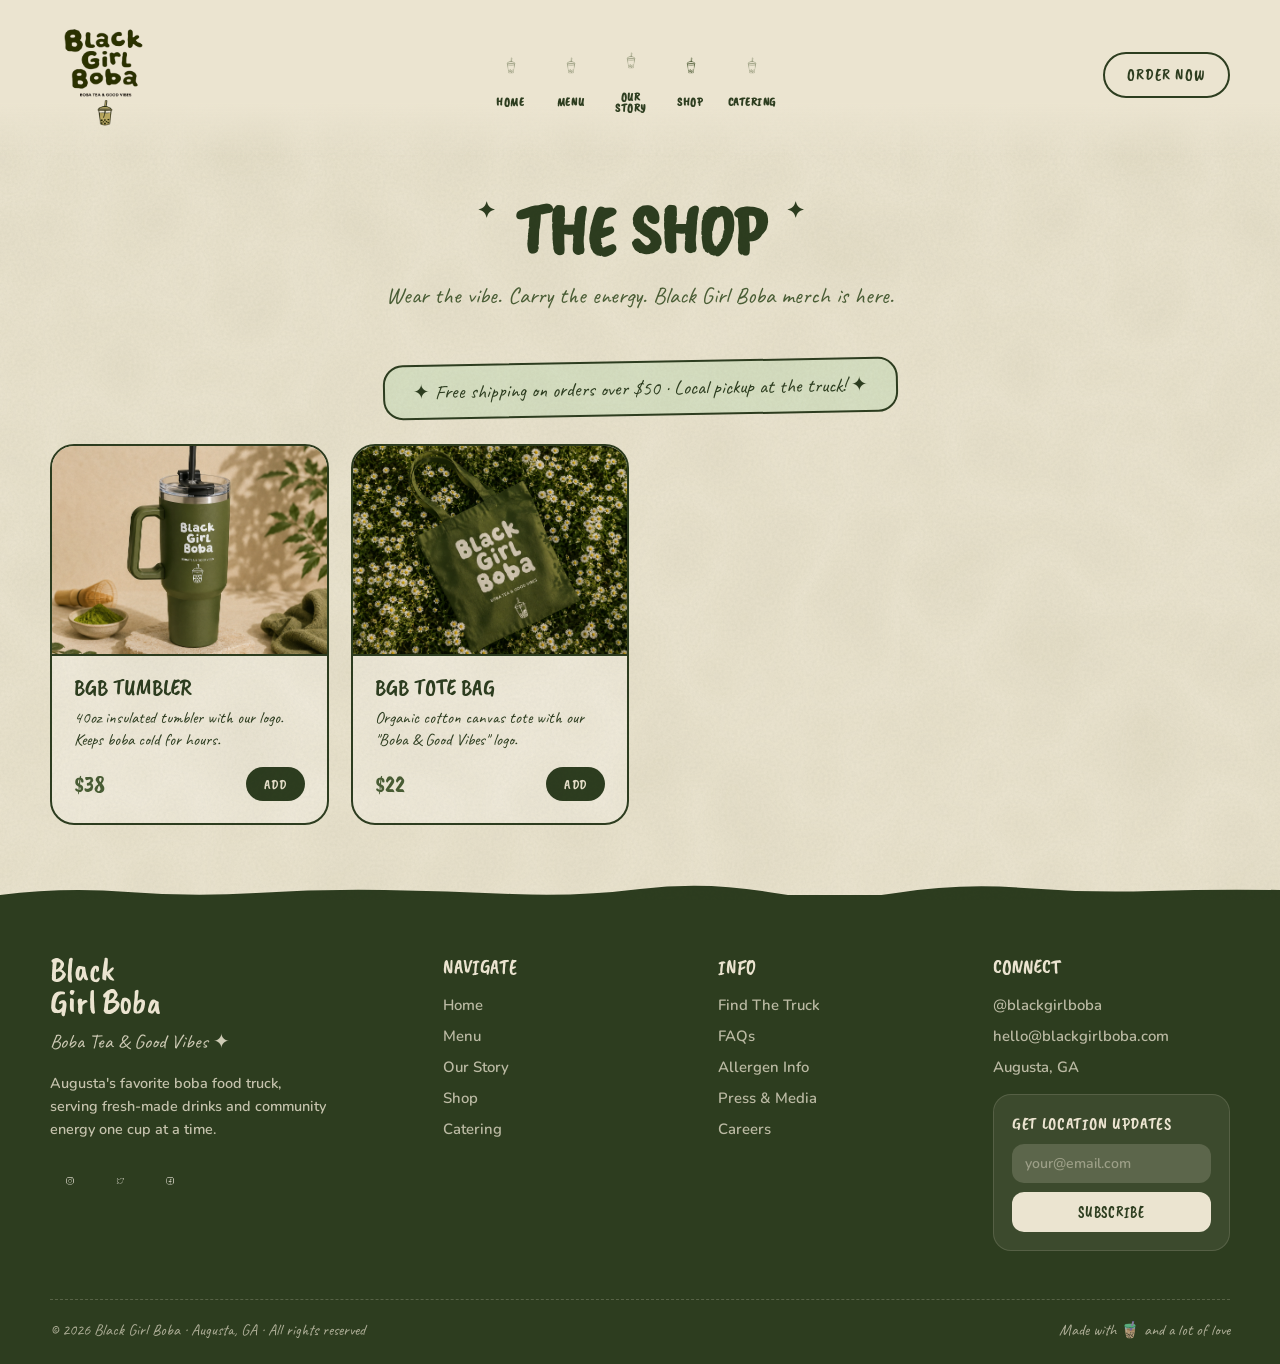
<file: shop.html>
<!DOCTYPE html>
<html lang="en">
<head>
  <meta charset="UTF-8">
  <meta name="viewport" content="width=device-width, initial-scale=1.0">
  <title>Shop — Black Girl Boba</title>
  <meta name="description" content="Black Girl Boba merch — tees, totes, hats, tumblers, and more. Wear the vibe, carry the energy.">
  <link rel="preconnect" href="https://fonts.googleapis.com">
  <link href="https://fonts.googleapis.com/css2?family=Caveat+Brush&family=Caveat:wght@600;700&family=Nunito:wght@600;700;800;900&display=swap" rel="stylesheet">
  <link rel="stylesheet" href="/css/styles.css?v=4">
</head>
<body data-page="shop">

<!-- ============ SVG SYMBOL DEFS ============ -->
<svg width="0" height="0" style="position:absolute" aria-hidden="true">
  <defs>
    <symbol id="cup-outline" viewBox="0 0 60 70">
      <path d="M 12 14 L 48 14 L 44 64 Q 30 68 16 64 Z" fill="none" stroke="currentColor" stroke-width="2" stroke-linejoin="round" stroke-linecap="round"/>
      <path d="M 10 14 Q 30 10 50 14" fill="none" stroke="currentColor" stroke-width="2" stroke-linecap="round"/>
      <path d="M 14 11 L 14 5 Q 14 3 16 3 L 18 3 Q 20 3 20 5 L 20 11" fill="none" stroke="currentColor" stroke-width="2" stroke-linecap="round"/>
      <path d="M 38 11 L 38 5 Q 38 3 40 3 L 42 3 Q 44 3 44 5 L 44 11" fill="none" stroke="currentColor" stroke-width="2" stroke-linecap="round"/>
    </symbol>
    <symbol id="tshirt" viewBox="0 0 140 140">
      <path d="M 30 35 L 10 50 L 20 65 L 35 55 L 35 125 L 105 125 L 105 55 L 120 65 L 130 50 L 110 35 L 90 30 Q 85 38 70 38 Q 55 38 50 30 Z" fill="currentColor" stroke="#2d3d1f" stroke-width="2.2" stroke-linejoin="round"/>
    </symbol>
    <symbol id="tumbler" viewBox="0 0 100 160">
      <path d="M 25 25 L 30 145 Q 50 152 70 145 L 75 25 Z" fill="currentColor" stroke="#2d3d1f" stroke-width="2.2"/>
      <ellipse cx="50" cy="25" rx="25" ry="6" fill="currentColor" stroke="#2d3d1f" stroke-width="2.2"/>
      <path d="M 35 50 L 38 130" fill="none" stroke="rgba(255,255,255,0.3)" stroke-width="3" stroke-linecap="round"/>
    </symbol>
    <symbol id="hat" viewBox="0 0 140 100">
      <path d="M 30 60 Q 40 25 70 25 Q 100 25 110 60 L 105 70 Q 70 78 35 70 Z" fill="currentColor" stroke="#2d3d1f" stroke-width="2.2"/>
      <path d="M 20 70 Q 70 85 120 70 L 115 80 Q 70 92 25 80 Z" fill="currentColor" stroke="#2d3d1f" stroke-width="2.2"/>
    </symbol>
    <symbol id="tote-bag" viewBox="0 0 140 160">
      <path d="M 20 50 L 30 150 Q 70 156 110 150 L 120 50 Z" fill="#f0eadb" stroke="#2d3d1f" stroke-width="2.2" stroke-linejoin="round"/>
      <path d="M 45 50 Q 45 25 70 25 Q 95 25 95 50" fill="none" stroke="#2d3d1f" stroke-width="2.2" stroke-linecap="round"/>
      <text x="70" y="82" text-anchor="middle" font-family="Caveat Brush, cursive" font-size="14" fill="#2d3d1f">Black</text>
      <text x="70" y="98" text-anchor="middle" font-family="Caveat Brush, cursive" font-size="14" fill="#2d3d1f">Girl</text>
      <text x="70" y="114" text-anchor="middle" font-family="Caveat Brush, cursive" font-size="14" fill="#2d3d1f">Boba</text>
    </symbol>
    <symbol id="stickers" viewBox="0 0 140 140">
      <rect x="25" y="25" width="40" height="40" rx="6" fill="#c4d3a8" stroke="#2d3d1f" stroke-width="2" transform="rotate(-8 45 45)"/>
      <rect x="70" y="20" width="40" height="40" rx="6" fill="#f5f2e8" stroke="#2d3d1f" stroke-width="2" transform="rotate(5 90 40)"/>
      <rect x="30" y="75" width="40" height="40" rx="6" fill="#f5f2e8" stroke="#2d3d1f" stroke-width="2" transform="rotate(6 50 95)"/>
      <rect x="75" y="80" width="40" height="40" rx="6" fill="#c4d3a8" stroke="#2d3d1f" stroke-width="2" transform="rotate(-4 95 100)"/>
    </symbol>
    <symbol id="journal" viewBox="0 0 120 140">
      <rect x="20" y="15" width="80" height="115" rx="4" fill="#f0eadb" stroke="#2d3d1f" stroke-width="2.2"/>
      <line x1="30" y1="15" x2="30" y2="130" stroke="#2d3d1f" stroke-width="2.2"/>
      <text x="65" y="78" text-anchor="middle" font-family="Caveat Brush, cursive" font-size="16" fill="#2d3d1f">BGB</text>
    </symbol>
    <symbol id="gift" viewBox="0 0 140 140">
      <rect x="20" y="50" width="100" height="80" fill="currentColor" stroke="#2d3d1f" stroke-width="2.2"/>
      <rect x="15" y="40" width="110" height="20" fill="currentColor" stroke="#2d3d1f" stroke-width="2.2"/>
      <line x1="70" y1="40" x2="70" y2="130" stroke="#2d3d1f" stroke-width="2.2"/>
      <path d="M 50 40 Q 40 20 50 15 Q 60 18 70 40 Q 80 18 90 15 Q 100 20 90 40" fill="none" stroke="#2d3d1f" stroke-width="2.2" stroke-linejoin="round"/>
    </symbol>
  </defs>
</svg>

<!-- ============ NAV ============ -->
<nav id="site-nav">
  <div class="nav-inner">
    <a class="brand-logo" href="/index.html"><img src="/images/logo.png" alt="Black Girl Boba" class="brand-logo-img"></a>
    <div class="nav-cups">
      <a class="nav-cup" href="/index.html" data-nav="home">
        <img class="cup-svg" src="/images/cup-icon.png" alt="">
        <span class="cup-label">Home</span>
      </a>
      <a class="nav-cup" href="/menu.html" data-nav="menu">
        <img class="cup-svg" src="/images/cup-icon.png" alt="">
        <span class="cup-label">Menu</span>
      </a>
      <a class="nav-cup" href="/story.html" data-nav="story">
        <img class="cup-svg" src="/images/cup-icon.png" alt="">
        <span class="cup-label">Our<br>Story</span>
      </a>
      <a class="nav-cup" href="/shop.html" data-nav="shop">
        <img class="cup-svg" src="/images/cup-icon.png" alt="">
        <span class="cup-label">Shop</span>
      </a>
      <a class="nav-cup" href="/catering.html" data-nav="catering">
        <img class="cup-svg" src="/images/cup-icon.png" alt="">
        <span class="cup-label">Catering</span>
      </a>
    </div>
    <a class="order-pill" href="/menu.html">Order Now</a>
    <button class="hamburger" aria-label="Open menu">
      <span></span><span></span><span></span>
    </button>
  </div>
</nav>

<!-- ============ MOBILE NAV DRAWER ============ -->
<div class="mobile-nav" role="dialog" aria-modal="true" aria-label="Navigation">
  <button class="mobile-nav-close" aria-label="Close menu">✕</button>
  <div class="mobile-nav-logo"><img src="/images/logo.png" alt="Black Girl Boba" class="mobile-logo-img"></div>
  <a href="/index.html"    data-nav="home">Home</a>
  <a href="/menu.html"     data-nav="menu">Menu</a>
  <a href="/story.html"    data-nav="story">Our Story</a>
  <a href="/shop.html"     data-nav="shop">Shop</a>
  <a href="/catering.html" data-nav="catering">Catering</a>
  <a href="/menu.html" class="mobile-order-pill">Order Now</a>
</div>

<!-- ============ PAGE CONTENT ============ -->
<main>
  <div class="page-hero">
    <h1 class="page-hero-title">The Shop</h1>
    <p class="page-hero-sub">Wear the vibe. Carry the energy. Black Girl Boba merch is here.</p>
  </div>

  <div class="shop-banner">
    <div class="shop-banner-inner" id="shop-banner-text">
      ✦ Free shipping on orders over $50 · Local pickup at the truck! ✦
    </div>
  </div>

  <div class="shop-grid" id="shop-grid">
    <p class="loading-placeholder" style="grid-column:1/-1">Loading shop…</p>
  </div>
</main>

<!-- ============ FOOTER ============ -->
<footer id="site-footer">
  <div class="foot-inner">
    <div class="foot-top">
      <div>
        <div class="foot-brand">Black<br>Girl Boba</div>
        <div class="foot-tag">Boba Tea &amp; Good Vibes ✦</div>
        <p class="foot-blurb">Augusta's favorite boba food truck, serving fresh-made drinks and community energy one cup at a time.</p>
        <div class="socials">
          <a id="foot-instagram" class="social-btn" href="#" aria-label="Instagram"><img src="/images/icon-instagram.png" alt="Instagram"></a>
          <a id="foot-twitter"   class="social-btn" href="#" aria-label="Twitter"><img src="/images/icon-twitter.png" alt="Twitter"></a>
          <a id="foot-facebook"  class="social-btn" href="#" aria-label="Facebook"><img src="/images/icon-facebook.png" alt="Facebook"></a>
        </div>
      </div>
      <div>
        <div class="foot-col-title">Navigate</div>
        <ul class="foot-links">
          <li><a href="/index.html">Home</a></li>
          <li><a href="/menu.html">Menu</a></li>
          <li><a href="/story.html">Our Story</a></li>
          <li><a href="/shop.html">Shop</a></li>
          <li><a href="/catering.html">Catering</a></li>
        </ul>
      </div>
      <div>
        <div class="foot-col-title">Info</div>
        <ul class="foot-links">
          <li><a href="/index.html#schedule">Find The Truck</a></li>
          <li><a href="#">FAQs</a></li>
          <li><a href="#">Allergen Info</a></li>
          <li><a href="#">Press &amp; Media</a></li>
          <li><a href="#">Careers</a></li>
        </ul>
      </div>
      <div>
        <div class="foot-col-title">Connect</div>
        <ul class="foot-links">
          <li><a href="#">@blackgirlboba</a></li>
          <li><a href="#">hello@blackgirlboba.com</a></li>
          <li><a href="#">Augusta, GA</a></li>
        </ul>
        <div class="foot-news">
          <div class="foot-news-title">Get Location Updates</div>
          <form id="newsletter-form">
            <input type="email" placeholder="your@email.com" required>
            <button type="submit">Subscribe</button>
          </form>
        </div>
      </div>
    </div>
    <div class="foot-bottom">
      <p>© 2026 Black Girl Boba · Augusta, GA · All rights reserved</p>
      <p>Made with 🧋 and a lot of love</p>
    </div>
  </div>
</footer>

<div id="toast"><span id="toast-msg"></span></div>

<script src="/js/main.js?v=2"></script>
<script src="/js/shop.js?v=3"></script>
<script>
  loadShop();

  fetch('/data/settings.json')
    .then(r => r.json())
    .then(s => {
      const el = document.getElementById('shop-banner-text');
      if (el && s.shipping_threshold) {
        el.textContent = `✦ Free shipping on orders over $${s.shipping_threshold} · Local pickup at the truck! ✦`;
      }
    })
    .catch(() => {});
</script>
</body>
</html>
</file>
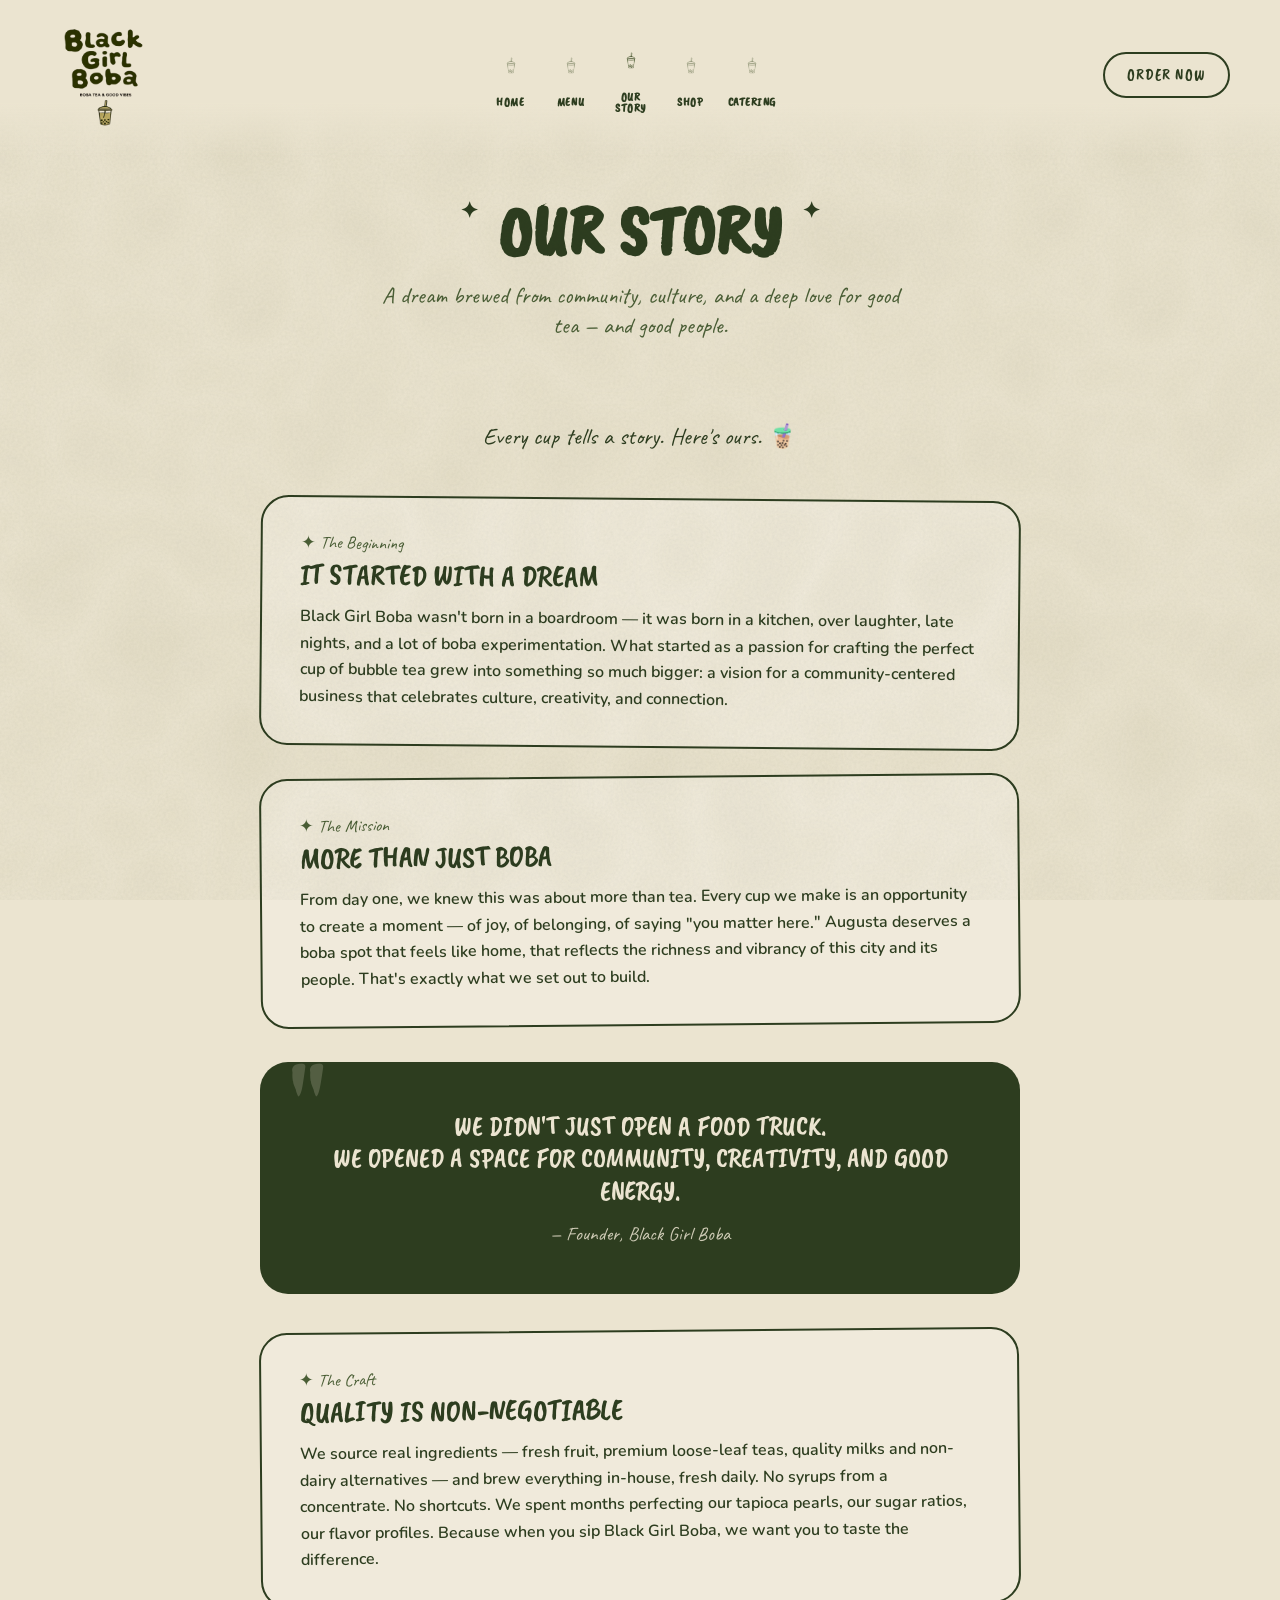
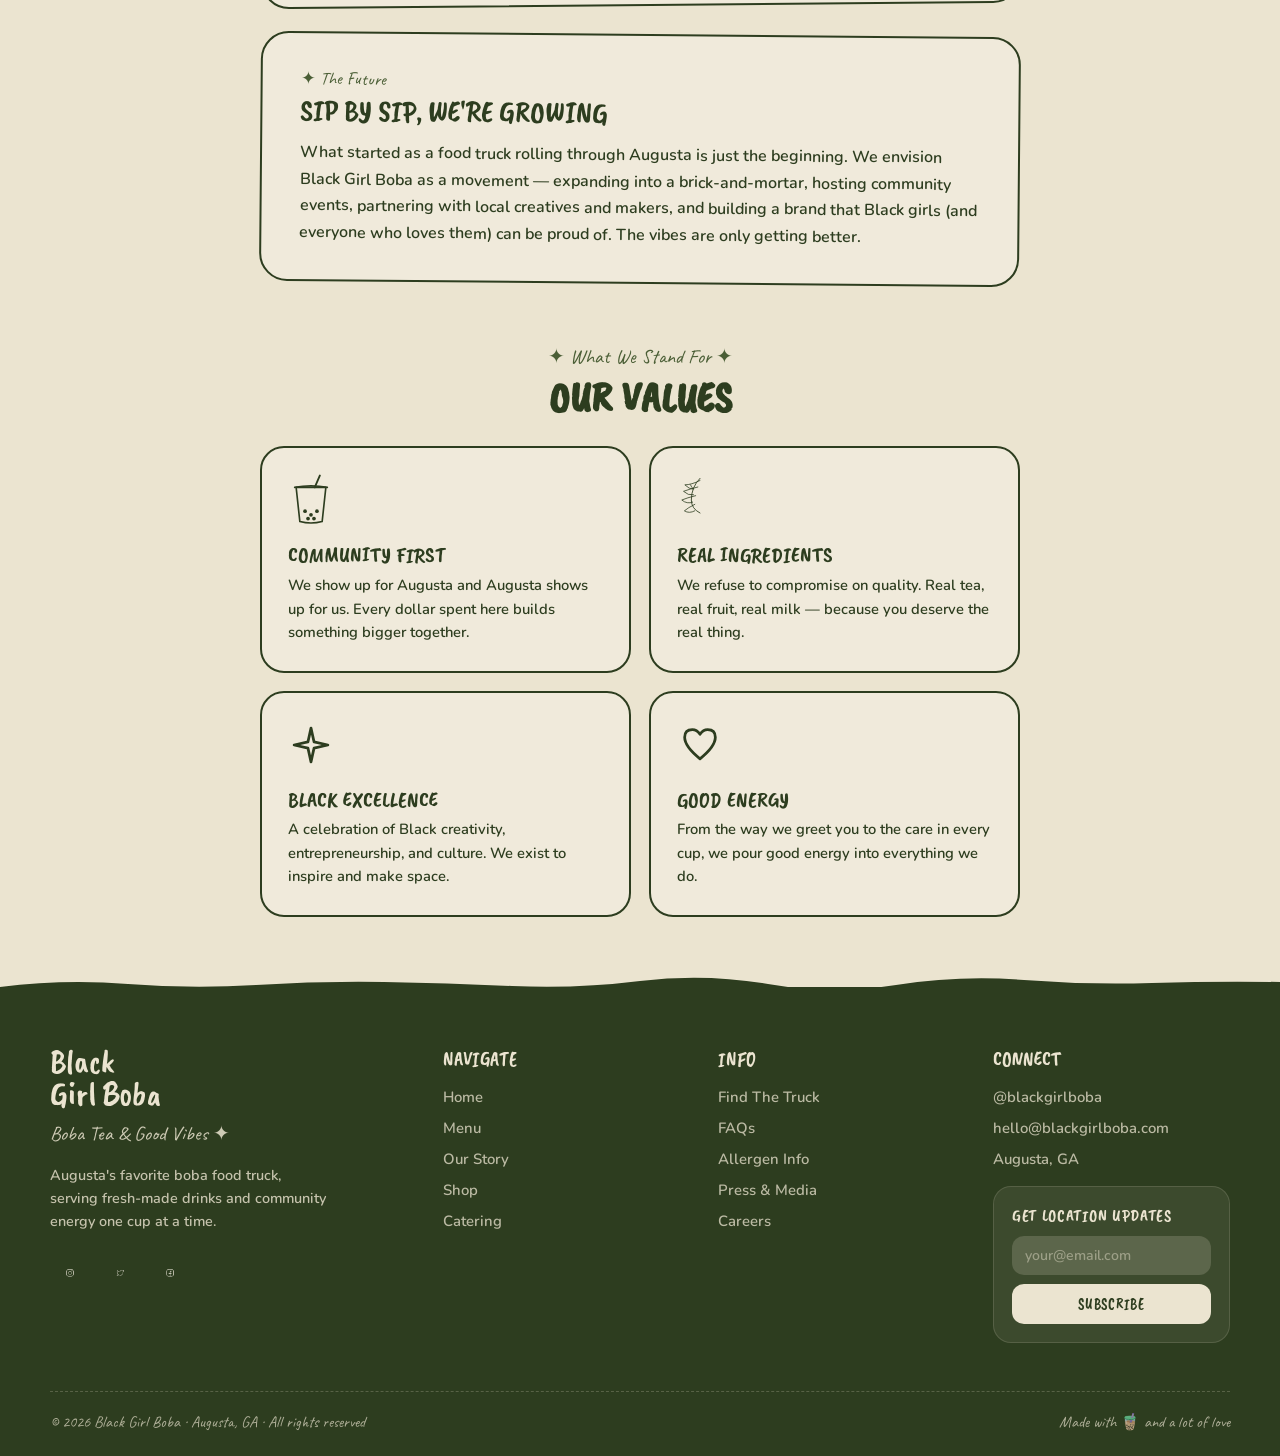
<file: story.html>
<!DOCTYPE html>
<html lang="en">
<head>
  <meta charset="UTF-8">
  <meta name="viewport" content="width=device-width, initial-scale=1.0">
  <title>Our Story — Black Girl Boba</title>
  <meta name="description" content="The story behind Black Girl Boba — a dream brewed from community, culture, and a deep love for good tea and good people.">
  <link rel="preconnect" href="https://fonts.googleapis.com">
  <link href="https://fonts.googleapis.com/css2?family=Caveat+Brush&family=Caveat:wght@600;700&family=Nunito:wght@600;700;800;900&display=swap" rel="stylesheet">
  <link rel="stylesheet" href="/css/styles.css?v=4">
</head>
<body data-page="story">

<!-- ============ SVG SYMBOL DEFS ============ -->
<svg width="0" height="0" style="position:absolute" aria-hidden="true">
  <defs>
    <symbol id="cup-outline" viewBox="0 0 60 70">
      <path d="M 12 14 L 48 14 L 44 64 Q 30 68 16 64 Z" fill="none" stroke="currentColor" stroke-width="2" stroke-linejoin="round" stroke-linecap="round"/>
      <path d="M 10 14 Q 30 10 50 14" fill="none" stroke="currentColor" stroke-width="2" stroke-linecap="round"/>
      <path d="M 14 11 L 14 5 Q 14 3 16 3 L 18 3 Q 20 3 20 5 L 20 11" fill="none" stroke="currentColor" stroke-width="2" stroke-linecap="round"/>
      <path d="M 38 11 L 38 5 Q 38 3 40 3 L 42 3 Q 44 3 44 5 L 44 11" fill="none" stroke="currentColor" stroke-width="2" stroke-linecap="round"/>
    </symbol>
    <symbol id="cup-with-straw" viewBox="0 0 60 70">
      <path d="M 10 18 L 50 18 L 45 64 Q 30 68 15 64 Z" fill="none" stroke="currentColor" stroke-width="2.2" stroke-linejoin="round"/>
      <path d="M 8 18 Q 30 14 52 18" fill="none" stroke="currentColor" stroke-width="2.2" stroke-linecap="round"/>
      <line x1="35" y1="18" x2="42" y2="2" stroke="currentColor" stroke-width="2.5" stroke-linecap="round"/>
      <circle cx="22" cy="50" r="2.5" fill="currentColor"/><circle cx="30" cy="55" r="2.5" fill="currentColor"/>
      <circle cx="38" cy="50" r="2.5" fill="currentColor"/><circle cx="26" cy="60" r="2.5" fill="currentColor"/>
      <circle cx="34" cy="60" r="2.5" fill="currentColor"/>
    </symbol>
    <symbol id="leaves" viewBox="0 0 100 120">
      <path d="M 50 10 Q 30 30 30 60 Q 30 80 50 90" fill="none" stroke="currentColor" stroke-width="2" stroke-linecap="round"/>
      <path d="M 50 15 Q 30 25 15 25 Q 25 35 35 35 Q 30 30 28 25" fill="none" stroke="currentColor" stroke-width="1.8" stroke-linecap="round"/>
      <path d="M 45 30 Q 25 35 12 40 Q 22 50 35 48" fill="none" stroke="currentColor" stroke-width="1.8" stroke-linecap="round"/>
      <path d="M 40 50 Q 20 55 8 60 Q 20 70 33 65" fill="none" stroke="currentColor" stroke-width="1.8" stroke-linecap="round"/>
      <path d="M 38 70 Q 22 78 14 85 Q 25 92 38 85" fill="none" stroke="currentColor" stroke-width="1.8" stroke-linecap="round"/>
    </symbol>
    <symbol id="star" viewBox="0 0 30 30">
      <path d="M 15 4 L 17 13 L 26 15 L 17 17 L 15 26 L 13 17 L 4 15 L 13 13 Z" fill="none" stroke="currentColor" stroke-width="1.8" stroke-linejoin="round"/>
    </symbol>
    <symbol id="heart" viewBox="0 0 30 30">
      <path d="M 15 24 Q 5 16 5 10 Q 5 5 10 5 Q 13 5 15 8 Q 17 5 20 5 Q 25 5 25 10 Q 25 16 15 24 Z" fill="none" stroke="currentColor" stroke-width="1.8" stroke-linejoin="round"/>
    </symbol>
  </defs>
</svg>

<!-- ============ NAV ============ -->
<nav id="site-nav">
  <div class="nav-inner">
    <a class="brand-logo" href="/index.html"><img src="/images/logo.png" alt="Black Girl Boba" class="brand-logo-img"></a>
    <div class="nav-cups">
      <a class="nav-cup" href="/index.html" data-nav="home">
        <img class="cup-svg" src="/images/cup-icon.png" alt="">
        <span class="cup-label">Home</span>
      </a>
      <a class="nav-cup" href="/menu.html" data-nav="menu">
        <img class="cup-svg" src="/images/cup-icon.png" alt="">
        <span class="cup-label">Menu</span>
      </a>
      <a class="nav-cup" href="/story.html" data-nav="story">
        <img class="cup-svg" src="/images/cup-icon.png" alt="">
        <span class="cup-label">Our<br>Story</span>
      </a>
      <a class="nav-cup" href="/shop.html" data-nav="shop">
        <img class="cup-svg" src="/images/cup-icon.png" alt="">
        <span class="cup-label">Shop</span>
      </a>
      <a class="nav-cup" href="/catering.html" data-nav="catering">
        <img class="cup-svg" src="/images/cup-icon.png" alt="">
        <span class="cup-label">Catering</span>
      </a>
    </div>
    <a class="order-pill" href="/menu.html">Order Now</a>
    <button class="hamburger" aria-label="Open menu">
      <span></span><span></span><span></span>
    </button>
  </div>
</nav>

<!-- ============ MOBILE NAV DRAWER ============ -->
<div class="mobile-nav" role="dialog" aria-modal="true" aria-label="Navigation">
  <button class="mobile-nav-close" aria-label="Close menu">✕</button>
  <div class="mobile-nav-logo"><img src="/images/logo.png" alt="Black Girl Boba" class="mobile-logo-img"></div>
  <a href="/index.html"    data-nav="home">Home</a>
  <a href="/menu.html"     data-nav="menu">Menu</a>
  <a href="/story.html"    data-nav="story">Our Story</a>
  <a href="/shop.html"     data-nav="shop">Shop</a>
  <a href="/catering.html" data-nav="catering">Catering</a>
  <a href="/menu.html" class="mobile-order-pill">Order Now</a>
</div>

<!-- ============ PAGE CONTENT ============ -->
<main>
  <div class="page-hero">
    <h1 class="page-hero-title">Our Story</h1>
    <p class="page-hero-sub">A dream brewed from community, culture, and a deep love for good tea — and good people.</p>
  </div>

  <div class="story-wrap">
    <div class="story-intro">Every cup tells a story. Here's ours. 🧋</div>

    <div class="story-block">
      <div class="story-block-tag">✦ The Beginning</div>
      <div class="story-block-title">It Started With A Dream</div>
      <div class="story-block-text">Black Girl Boba wasn't born in a boardroom — it was born in a kitchen, over laughter, late nights, and a lot of boba experimentation. What started as a passion for crafting the perfect cup of bubble tea grew into something so much bigger: a vision for a community-centered business that celebrates culture, creativity, and connection.</div>
    </div>

    <div class="story-block">
      <div class="story-block-tag">✦ The Mission</div>
      <div class="story-block-title">More Than Just Boba</div>
      <div class="story-block-text">From day one, we knew this was about more than tea. Every cup we make is an opportunity to create a moment — of joy, of belonging, of saying "you matter here." Augusta deserves a boba spot that feels like home, that reflects the richness and vibrancy of this city and its people. That's exactly what we set out to build.</div>
    </div>

    <div class="story-quote">
      <div class="story-quote-text">We didn't just open a food truck.<br>We opened a space for community, creativity, and good energy.</div>
      <div class="story-quote-attr">— Founder, Black Girl Boba</div>
    </div>

    <div class="story-block">
      <div class="story-block-tag">✦ The Craft</div>
      <div class="story-block-title">Quality Is Non-Negotiable</div>
      <div class="story-block-text">We source real ingredients — fresh fruit, premium loose-leaf teas, quality milks and non-dairy alternatives — and brew everything in-house, fresh daily. No syrups from a concentrate. No shortcuts. We spent months perfecting our tapioca pearls, our sugar ratios, our flavor profiles. Because when you sip Black Girl Boba, we want you to taste the difference.</div>
    </div>

    <div class="story-block">
      <div class="story-block-tag">✦ The Future</div>
      <div class="story-block-title">Sip By Sip, We're Growing</div>
      <div class="story-block-text">What started as a food truck rolling through Augusta is just the beginning. We envision Black Girl Boba as a movement — expanding into a brick-and-mortar, hosting community events, partnering with local creatives and makers, and building a brand that Black girls (and everyone who loves them) can be proud of. The vibes are only getting better.</div>
    </div>

    <div style="margin-top:60px; text-align:center;">
      <div style="font-family:'Caveat',cursive; font-size:1.25rem; color:var(--green-mid); margin-bottom:8px">✦ What We Stand For ✦</div>
      <h2 style="font-family:'Caveat Brush',cursive; font-size:2.6rem; color:var(--green-dark); text-transform:uppercase; line-height:1.0; margin-bottom:28px">Our Values</h2>
    </div>

    <div class="values-grid">
      <div class="value-card">
        <svg class="value-cup-icon" style="color:var(--green-dark)"><use href="#cup-with-straw"/></svg>
        <div class="value-title">Community First</div>
        <div class="value-text">We show up for Augusta and Augusta shows up for us. Every dollar spent here builds something bigger together.</div>
      </div>
      <div class="value-card">
        <svg class="value-cup-icon" style="color:var(--green-dark)"><use href="#leaves"/></svg>
        <div class="value-title">Real Ingredients</div>
        <div class="value-text">We refuse to compromise on quality. Real tea, real fruit, real milk — because you deserve the real thing.</div>
      </div>
      <div class="value-card">
        <svg class="value-cup-icon" style="color:var(--green-dark)"><use href="#star"/></svg>
        <div class="value-title">Black Excellence</div>
        <div class="value-text">A celebration of Black creativity, entrepreneurship, and culture. We exist to inspire and make space.</div>
      </div>
      <div class="value-card">
        <svg class="value-cup-icon" style="color:var(--green-dark)"><use href="#heart"/></svg>
        <div class="value-title">Good Energy</div>
        <div class="value-text">From the way we greet you to the care in every cup, we pour good energy into everything we do.</div>
      </div>
    </div>
  </div>
</main>

<!-- ============ FOOTER ============ -->
<footer id="site-footer">
  <div class="foot-inner">
    <div class="foot-top">
      <div>
        <div class="foot-brand">Black<br>Girl Boba</div>
        <div class="foot-tag">Boba Tea &amp; Good Vibes ✦</div>
        <p class="foot-blurb">Augusta's favorite boba food truck, serving fresh-made drinks and community energy one cup at a time.</p>
        <div class="socials">
          <a id="foot-instagram" class="social-btn" href="#" aria-label="Instagram"><img src="/images/icon-instagram.png" alt="Instagram"></a>
          <a id="foot-twitter"   class="social-btn" href="#" aria-label="Twitter"><img src="/images/icon-twitter.png" alt="Twitter"></a>
          <a id="foot-facebook"  class="social-btn" href="#" aria-label="Facebook"><img src="/images/icon-facebook.png" alt="Facebook"></a>
        </div>
      </div>
      <div>
        <div class="foot-col-title">Navigate</div>
        <ul class="foot-links">
          <li><a href="/index.html">Home</a></li>
          <li><a href="/menu.html">Menu</a></li>
          <li><a href="/story.html">Our Story</a></li>
          <li><a href="/shop.html">Shop</a></li>
          <li><a href="/catering.html">Catering</a></li>
        </ul>
      </div>
      <div>
        <div class="foot-col-title">Info</div>
        <ul class="foot-links">
          <li><a href="/index.html#schedule">Find The Truck</a></li>
          <li><a href="#">FAQs</a></li>
          <li><a href="#">Allergen Info</a></li>
          <li><a href="#">Press &amp; Media</a></li>
          <li><a href="#">Careers</a></li>
        </ul>
      </div>
      <div>
        <div class="foot-col-title">Connect</div>
        <ul class="foot-links">
          <li><a href="#">@blackgirlboba</a></li>
          <li><a href="#">hello@blackgirlboba.com</a></li>
          <li><a href="#">Augusta, GA</a></li>
        </ul>
        <div class="foot-news">
          <div class="foot-news-title">Get Location Updates</div>
          <form id="newsletter-form">
            <input type="email" placeholder="your@email.com" required>
            <button type="submit">Subscribe</button>
          </form>
        </div>
      </div>
    </div>
    <div class="foot-bottom">
      <p>© 2026 Black Girl Boba · Augusta, GA · All rights reserved</p>
      <p>Made with 🧋 and a lot of love</p>
    </div>
  </div>
</footer>

<div id="toast"><span id="toast-msg"></span></div>

<script src="/js/main.js?v=2"></script>
</body>
</html>
</file>
<file: css/styles.css>
/* ============================================================
   BLACK GIRL BOBA — Shared Stylesheet
   ============================================================ */

:root {
  --green-dark: #2d3d1f;
  --green-mid: #4a5e35;
  --green-deep: #1f2d15;
  --green-light: #c4d3a8;
  --green-pale: #d8e0c4;
  --cream: #ebe4d0;
  --cream-light: #f0eadb;
  --cream-warm: #e5dcc4;
  --paper: #ebe4d0;
  --ink: #2d3d1f;
  --nav-height: 90px;
}

* { margin: 0; padding: 0; box-sizing: border-box; }

html { scroll-behavior: smooth; }

body {
  font-family: 'Nunito', sans-serif;
  background: var(--paper);
  color: var(--ink);
  overflow-x: hidden;
  position: relative;
}

/* ---- Paper texture overlay ---- */
body::before {
  content: '';
  position: fixed;
  inset: 0;
  background-image: url("data:image/svg+xml,%3Csvg viewBox='0 0 400 400' xmlns='http://www.w3.org/2000/svg'%3E%3Cfilter id='n'%3E%3CfeTurbulence type='fractalNoise' baseFrequency='0.85' numOctaves='3' stitchTiles='stitch'/%3E%3CfeColorMatrix values='0 0 0 0 0.18 0 0 0 0 0.24 0 0 0 0 0.12 0 0 0 0.12 0'/%3E%3C/filter%3E%3Crect width='100%25' height='100%25' filter='url(%23n)'/%3E%3C/svg%3E");
  pointer-events: none;
  z-index: 2;
  mix-blend-mode: multiply;
  opacity: 0.6;
}

body::after {
  content: '';
  position: fixed;
  inset: 0;
  background-image: url("data:image/svg+xml,%3Csvg viewBox='0 0 600 600' xmlns='http://www.w3.org/2000/svg'%3E%3Cfilter id='p'%3E%3CfeTurbulence type='turbulence' baseFrequency='0.015' numOctaves='2'/%3E%3CfeColorMatrix values='0 0 0 0 0.4 0 0 0 0 0.4 0 0 0 0 0.2 0 0 0 0.18 0'/%3E%3C/filter%3E%3Crect width='100%25' height='100%25' filter='url(%23p)'/%3E%3C/svg%3E");
  pointer-events: none;
  z-index: 1;
  mix-blend-mode: multiply;
  opacity: 0.5;
}

/* ============================================================
   NAVIGATION
   ============================================================ */
#site-nav {
  padding: 20px 50px 28px;
  position: relative;
  z-index: 100;
  background: linear-gradient(to bottom, var(--paper) 0%, var(--paper) 65%, transparent 100%);
}

.nav-inner {
  max-width: 1500px;
  margin: 0 auto;
  display: flex;
  align-items: center;
  justify-content: space-between;
  gap: 20px;
}

.brand-logo {
  text-decoration: none;
  flex-shrink: 0;
  display: block;
}

.brand-logo-img {
  height: 110px;
  width: auto;
  display: block;
  border-radius: 16px;
}

.nav-cups {
  display: flex;
  align-items: center;
  gap: 6px;
  flex-wrap: nowrap;
}

.nav-cup {
  background: transparent;
  border: none;
  cursor: pointer;
  display: flex;
  flex-direction: column;
  align-items: center;
  padding: 4px;
  color: var(--green-dark);
  font-family: 'Caveat Brush', cursive;
  font-size: 0.85rem;
  letter-spacing: 0.04em;
  text-transform: uppercase;
  transition: transform 0.2s;
  text-decoration: none;
}

.nav-cup:hover { transform: translateY(-3px) rotate(-2deg); }

.nav-cup .cup-svg { opacity: 0.55; transition: opacity 0.2s; }
.nav-cup:hover .cup-svg,
.nav-cup.active .cup-svg { opacity: 1; }
.nav-cup.active .cup-label { font-weight: 900; }

.cup-svg {
  width: 46px;
  height: 50px;
  margin-bottom: 6px;
  display: block;
}

.cup-label {
  line-height: 0.95;
  text-align: center;
  max-width: 58px;
  font-size: 0.74rem;
  font-weight: 700;
}

.order-pill {
  background: transparent;
  border: 2.5px solid var(--green-dark);
  border-radius: 30px;
  padding: 11px 22px;
  font-family: 'Caveat Brush', cursive;
  font-size: 1rem;
  letter-spacing: 0.06em;
  color: var(--green-dark);
  cursor: pointer;
  text-transform: uppercase;
  text-decoration: none;
  display: inline-block;
  transition: all 0.25s;
  white-space: nowrap;
  flex-shrink: 0;
}

.order-pill:hover {
  background: var(--green-dark);
  color: var(--cream);
  transform: rotate(-1deg);
}

/* ---- Mobile hamburger ---- */
.hamburger {
  display: none;
  flex-direction: column;
  justify-content: center;
  gap: 5px;
  width: 42px;
  height: 42px;
  background: none;
  border: 2px solid var(--green-dark);
  border-radius: 12px;
  cursor: pointer;
  padding: 8px;
  flex-shrink: 0;
}

.hamburger span {
  display: block;
  width: 100%;
  height: 2.5px;
  background: var(--green-dark);
  border-radius: 2px;
  transition: all 0.3s;
  transform-origin: center;
}

.hamburger.open span:nth-child(1) { transform: translateY(7.5px) rotate(45deg); }
.hamburger.open span:nth-child(2) { opacity: 0; transform: scaleX(0); }
.hamburger.open span:nth-child(3) { transform: translateY(-7.5px) rotate(-45deg); }

/* ---- Mobile nav drawer ---- */
.mobile-nav {
  display: none;
  position: fixed;
  inset: 0;
  background: var(--paper);
  z-index: 200;
  flex-direction: column;
  align-items: center;
  justify-content: center;
  gap: 10px;
  opacity: 0;
  pointer-events: none;
  transition: opacity 0.3s;
}

.mobile-nav.open {
  opacity: 1;
  pointer-events: all;
}

.mobile-nav-close {
  position: absolute;
  top: 22px;
  right: 24px;
  background: none;
  border: 2px solid var(--green-dark);
  border-radius: 12px;
  width: 42px;
  height: 42px;
  font-family: 'Caveat Brush', cursive;
  font-size: 1.2rem;
  color: var(--green-dark);
  cursor: pointer;
  display: flex;
  align-items: center;
  justify-content: center;
}

.mobile-nav-logo {
  text-align: center;
  margin-bottom: 20px;
}

.mobile-logo-img {
  height: 130px;
  width: auto;
  border-radius: 20px;
}

.mobile-nav a {
  font-family: 'Caveat Brush', cursive;
  font-size: 2.2rem;
  color: var(--green-dark);
  text-decoration: none;
  text-transform: uppercase;
  letter-spacing: 0.04em;
  padding: 12px 40px;
  border-radius: 20px;
  width: 80%;
  text-align: center;
  transition: all 0.2s;
}

.mobile-nav a:hover,
.mobile-nav a.active { background: var(--green-dark); color: var(--cream); }

.mobile-nav .mobile-order-pill {
  margin-top: 14px;
  background: var(--green-dark);
  color: var(--cream);
  padding: 14px 40px;
  font-size: 1.5rem;
}

/* ============================================================
   PAGE ANIMATIONS
   ============================================================ */
main { animation: fadeIn 0.4s ease; }

@keyframes fadeIn {
  from { opacity: 0; transform: translateY(10px); }
  to   { opacity: 1; transform: translateY(0); }
}

/* ============================================================
   HOME — HERO
   ============================================================ */
.hero {
  position: relative;
  overflow: hidden;
  padding: 90px 8vw 90px;
  display: grid;
  grid-template-columns: 1.1fr 0.6fr;
  gap: 30px;
  align-items: center;
  min-height: 680px;
}

/* cream gradient fades left side for text legibility */
.hero::before {
  content: '';
  position: absolute;
  inset: 0;
  background: linear-gradient(to right,
    rgba(235,228,208,0.82) 0%,
    rgba(235,228,208,0.55) 40%,
    rgba(235,228,208,0.10) 65%,
    transparent 85%);
  z-index: 1;
  pointer-events: none;
}

.hero-bg-photo {
  position: absolute;
  inset: 0;
  width: 100%;
  height: 100%;
  object-fit: cover;
  object-position: center center;
  z-index: 0;
}

.doodle {
  position: absolute;
  pointer-events: none;
  color: var(--green-dark);
  z-index: 2;
}

.doodle-leaves-1 { top: 80px; left: 10px; width: 80px; }
.doodle-leaves-2 { top: 300px; left: 380px; width: 70px; opacity: 0.85; }
.doodle-star-1   { top: 200px; left: 30px; width: 26px; }
.doodle-star-2   { top: 130px; left: 480px; width: 22px; }
.doodle-star-3   { top: 340px; left: 450px; width: 22px; }
.doodle-heart-1  { top: 240px; left: 460px; width: 24px; }
.doodle-spark-1  { top: 80px; right: 280px; width: 18px; }
.doodle-spark-2  { top: 400px; left: 540px; width: 18px; }

.hero-left { position: relative; z-index: 2; padding-top: 20px; }

.hero-headline {
  font-family: 'Caveat Brush', cursive;
  font-size: clamp(3.2rem, 6.5vw, 5.8rem);
  color: var(--green-dark);
  line-height: 0.92;
  letter-spacing: 0.005em;
  margin-bottom: 26px;
  text-transform: uppercase;
}

.hero-sub {
  font-family: 'Caveat', cursive;
  font-size: 1.45rem;
  color: var(--green-dark);
  font-weight: 600;
  line-height: 1.3;
  margin-bottom: 30px;
  max-width: 300px;
}

.hero-ctas {
  display: flex;
  align-items: center;
  gap: 22px;
  flex-wrap: wrap;
}

.cta-cup-small { width: 46px; height: 52px; flex-shrink: 0; }

.btn-solid {
  background: var(--green-dark);
  color: var(--cream);
  border: none;
  border-radius: 35px;
  padding: 14px 30px;
  font-family: 'Caveat Brush', cursive;
  font-size: 1.15rem;
  letter-spacing: 0.06em;
  text-transform: uppercase;
  cursor: pointer;
  text-decoration: none;
  display: inline-block;
  transition: all 0.25s;
}

.btn-solid:hover { background: var(--green-mid); transform: rotate(-1deg) scale(1.02); }

.btn-underline {
  background: none;
  border: none;
  color: var(--green-dark);
  font-family: 'Caveat Brush', cursive;
  font-size: 1.15rem;
  letter-spacing: 0.06em;
  text-transform: uppercase;
  cursor: pointer;
  border-bottom: 2.5px solid var(--green-dark);
  padding-bottom: 3px;
  text-decoration: none;
  transition: all 0.2s;
}

.btn-underline:hover { color: var(--green-mid); }

.hero-center {
  position: relative;
  display: flex;
  justify-content: center;
  align-items: center;
}

.cup-photo {
  width: 100%;
  max-width: 320px;
  aspect-ratio: 3/4;
  filter: drop-shadow(8px 12px 20px rgba(45,61,31,0.25));
}

.cup-photo svg { width: 100%; height: 100%; }

.cup-photo img {
  width: 100%;
  height: 100%;
  object-fit: cover;
  object-position: center center;
  border-radius: 20px;
  display: block;
}

.hero-right {
  display: flex;
  flex-direction: column;
  align-items: center;
  gap: 28px;
  position: relative;
  z-index: 2;
}

.glow-circle {
  width: 160px;
  height: 160px;
  background: var(--green-dark);
  border-radius: 50%;
  display: flex;
  flex-direction: column;
  align-items: center;
  justify-content: center;
  color: var(--cream);
  font-family: 'Caveat Brush', cursive;
  font-size: 1.5rem;
  line-height: 1.0;
  text-transform: uppercase;
  animation: gentleSpin 8s ease-in-out infinite;
}

@keyframes gentleSpin {
  0%, 100% { transform: rotate(-3deg); }
  50%       { transform: rotate(3deg); }
}

.glow-circle svg { width: 34px; height: 38px; margin-top: 6px; }

.thank-you-script {
  font-family: 'Caveat', cursive;
  font-size: 1.6rem;
  color: var(--green-dark);
  font-weight: 700;
  transform: rotate(-4deg);
  margin-top: 10px;
}

/* ============================================================
   HOME — BOTTOM CARDS STRIP
   ============================================================ */
.cards-strip {
  max-width: 1500px;
  margin: 0 auto;
  padding: 20px 50px 0;
  display: grid;
  grid-template-columns: 1fr 1.3fr 1fr;
  gap: 16px;
}

.strip-card {
  border-radius: 24px;
  padding: 36px 32px;
  position: relative;
  overflow: hidden;
  min-height: 280px;
  display: flex;
  flex-direction: column;
  justify-content: space-between;
}

.card-dark  { background: var(--green-dark); color: var(--cream); }
.card-light { background: none; color: var(--cream); display: block; padding: 0; }
.card-photo { background: none; color: var(--green-dark); display: block; padding: 0; }

.card-light-content {
  position: absolute;
  inset: 0;
  z-index: 2;
  display: flex;
  flex-direction: column;
  justify-content: flex-end;
  padding: 28px 26px;
  background: linear-gradient(to top,
    rgba(45,61,31,0.80) 0%,
    rgba(45,61,31,0.45) 55%,
    transparent 100%);
  border-radius: 24px;
}

.card-title {
  font-family: 'Caveat Brush', cursive;
  font-size: 1.6rem;
  line-height: 1.05;
  text-transform: uppercase;
  margin-bottom: 10px;
}

.card-divider {
  width: 50px;
  height: 2.5px;
  background: currentColor;
  margin-bottom: 14px;
  opacity: 0.8;
}

.card-body {
  font-family: 'Caveat', cursive;
  font-size: 1.2rem;
  line-height: 1.3;
  margin-bottom: 18px;
}

.card-link {
  font-family: 'Caveat Brush', cursive;
  font-size: 1rem;
  letter-spacing: 0.08em;
  text-transform: uppercase;
  color: currentColor;
  text-decoration: none;
  border-bottom: 2px solid currentColor;
  padding-bottom: 2px;
  align-self: flex-start;
  background: none;
  border-left: none;
  border-right: none;
  border-top: none;
  cursor: pointer;
}

.card-leaves {
  position: absolute;
  bottom: 20px;
  right: 20px;
  width: 90px;
  opacity: 0.55;
  filter: brightness(0) invert(1) sepia(0.2) brightness(1.05);
}
.strip-cup   { width: 100px; height: 140px; flex-shrink: 0; }

.strip-card-img {
  width: 120px;
  height: 120px;
  object-fit: cover;
  border-radius: 14px;
  flex-shrink: 0;
}

.card-bg-photo {
  position: absolute;
  inset: 0;
  width: 100%;
  height: 100%;
  object-fit: cover;
}

.treat-yourself {
  position: absolute;
  z-index: 2;
  bottom: 24px;
  right: 24px;
  font-family: 'Caveat', cursive;
  font-size: 1.5rem;
  font-weight: 700;
  color: var(--cream);
  background: rgba(45, 61, 31, 0.58);
  backdrop-filter: blur(6px);
  -webkit-backdrop-filter: blur(6px);
  padding: 12px 18px;
  border-radius: 12px;
  text-align: center;
  line-height: 1.1;
}

.treat-yourself::after { content: '→'; display: block; font-size: 1.1rem; margin-top: 4px; }

/* ============================================================
   HOME — FEATURES BAR
   ============================================================ */
.features-bar {
  background: var(--green-dark);
  margin-top: 30px;
  padding: 22px 50px;
  color: var(--cream);
  position: relative;
}

.features-bar::before {
  content: '';
  position: absolute;
  top: -8px;
  left: 0;
  right: 0;
  height: 16px;
  background-image: url("data:image/svg+xml,%3Csvg xmlns='http://www.w3.org/2000/svg' viewBox='0 0 100 16' preserveAspectRatio='none' fill='%232d3d1f'%3E%3Cpath d='M0,16 L0,8 Q5,2 10,6 T20,7 T30,5 T40,8 T50,4 T60,6 T70,7 T80,3 T90,6 T100,5 L100,16 Z'/%3E%3C/svg%3E");
  background-size: 100% 100%;
}

.features-inner {
  max-width: 1400px;
  margin: 0 auto;
  display: flex;
  justify-content: space-around;
  align-items: center;
  gap: 20px;
  flex-wrap: wrap;
}

.feature {
  display: flex;
  align-items: center;
  gap: 12px;
  font-family: 'Caveat Brush', cursive;
  font-size: 1.05rem;
  letter-spacing: 0.06em;
  text-transform: uppercase;
}

.feature svg { width: 26px; height: 26px; }

/* ============================================================
   PAGE HEROES (shared across inner pages)
   ============================================================ */
.page-hero {
  max-width: 1500px;
  margin: 0 auto;
  padding: 40px 50px 30px;
  text-align: center;
  position: relative;
}

.page-hero-title {
  font-family: 'Caveat Brush', cursive;
  font-size: clamp(2.8rem, 5.5vw, 4.8rem);
  color: var(--green-dark);
  line-height: 0.95;
  text-transform: uppercase;
  margin-bottom: 16px;
  position: relative;
  display: inline-block;
}

.page-hero-title::before { content: '✦'; position: absolute; font-size: 1.4rem; top: 2px; left: -38px; color: var(--green-dark); }
.page-hero-title::after  { content: '✦'; position: absolute; font-size: 1.4rem; top: 2px; right: -38px; color: var(--green-dark); }

.page-hero-sub {
  font-family: 'Caveat', cursive;
  font-size: 1.45rem;
  color: var(--green-mid);
  max-width: 520px;
  margin: 0 auto;
  line-height: 1.3;
}

/* ============================================================
   MENU PAGE
   ============================================================ */
.menu-tabs {
  max-width: 1500px;
  margin: 30px auto 20px;
  padding: 0 50px;
  display: flex;
  gap: 12px;
  justify-content: center;
  flex-wrap: wrap;
}

.menu-tab {
  background: transparent;
  border: 2.5px solid var(--green-dark);
  color: var(--green-dark);
  border-radius: 25px;
  padding: 9px 20px;
  font-family: 'Caveat Brush', cursive;
  font-size: 0.95rem;
  letter-spacing: 0.05em;
  text-transform: uppercase;
  cursor: pointer;
  transition: all 0.2s;
}

.menu-tab:hover { transform: translateY(-2px); }
.menu-tab.active { background: var(--green-dark); color: var(--cream); }

.menu-section {
  max-width: 1400px;
  margin: 0 auto;
  padding: 30px 50px;
}

.menu-cat-label {
  font-family: 'Caveat Brush', cursive;
  font-size: 1.9rem;
  color: var(--green-dark);
  text-transform: uppercase;
  margin-bottom: 24px;
  display: flex;
  align-items: center;
  gap: 16px;
}

.menu-cat-label::after {
  content: '';
  flex: 1;
  height: 2px;
  background-image: url("data:image/svg+xml,%3Csvg xmlns='http://www.w3.org/2000/svg' viewBox='0 0 100 4'%3E%3Cpath d='M0,2 Q25,0 50,2 T100,2' stroke='%232d3d1f' stroke-width='2' fill='none' stroke-dasharray='3 3'/%3E%3C/svg%3E");
  background-repeat: repeat-x;
  background-size: 100px 4px;
}

.menu-grid {
  display: grid;
  grid-template-columns: repeat(auto-fill, minmax(280px, 1fr));
  gap: 18px;
}

.menu-item {
  background: var(--cream-light);
  border: 2.5px solid var(--green-dark);
  border-radius: 24px;
  padding: 22px 22px 20px;
  position: relative;
  transition: all 0.25s;
  cursor: pointer;
}

.menu-item:hover {
  transform: translateY(-4px) rotate(-0.5deg);
  box-shadow: 6px 8px 0 var(--green-dark);
}

.menu-item-head {
  display: flex;
  justify-content: space-between;
  align-items: flex-start;
  margin-bottom: 8px;
  gap: 10px;
}

.menu-item-name {
  font-family: 'Caveat Brush', cursive;
  font-size: 1.4rem;
  color: var(--green-dark);
  line-height: 1.0;
  text-transform: uppercase;
  flex: 1;
}

.menu-item-price {
  font-family: 'Caveat Brush', cursive;
  font-size: 1.5rem;
  color: var(--green-mid);
  flex-shrink: 0;
}

.menu-item-desc {
  font-family: 'Caveat', cursive;
  font-size: 1.1rem;
  color: var(--green-dark);
  line-height: 1.3;
  margin-bottom: 14px;
}

.menu-item-pills { display: flex; gap: 6px; flex-wrap: wrap; }

.pill {
  font-family: 'Caveat Brush', cursive;
  font-size: 0.74rem;
  letter-spacing: 0.05em;
  text-transform: uppercase;
  padding: 4px 11px;
  border-radius: 12px;
  border: 1.5px solid var(--green-dark);
}

.pill-pop    { background: var(--green-dark); color: var(--cream); }
.pill-vegan  { background: var(--green-light); color: var(--green-dark); }
.pill-new    { background: var(--cream); color: var(--green-dark); border-color: var(--green-dark); }
.pill-season { background: var(--cream-warm); color: var(--green-dark); }

/* ============================================================
   STORY PAGE
   ============================================================ */
.story-wrap {
  max-width: 860px;
  margin: 0 auto;
  padding: 30px 50px 70px;
}

.story-intro {
  text-align: center;
  padding: 20px 0 44px;
  font-family: 'Caveat', cursive;
  font-size: 1.45rem;
  color: var(--green-dark);
  line-height: 1.4;
}

.story-block {
  background: var(--cream-light);
  border: 2.5px solid var(--green-dark);
  border-radius: 28px;
  padding: 34px 38px;
  margin-bottom: 28px;
  position: relative;
}

.story-block:nth-child(odd)  { transform: rotate(-0.5deg); }
.story-block:nth-child(even) { transform: rotate(0.5deg); }

.story-block-tag {
  font-family: 'Caveat', cursive;
  font-size: 1.1rem;
  color: var(--green-mid);
  margin-bottom: 6px;
}

.story-block-title {
  font-family: 'Caveat Brush', cursive;
  font-size: 1.9rem;
  color: var(--green-dark);
  line-height: 1.0;
  text-transform: uppercase;
  margin-bottom: 14px;
}

.story-block-text {
  font-family: 'Nunito', sans-serif;
  font-size: 1rem;
  color: var(--green-dark);
  line-height: 1.65;
  font-weight: 600;
}

.story-quote {
  background: var(--green-dark);
  color: var(--cream);
  border-radius: 28px;
  padding: 48px;
  text-align: center;
  margin: 36px 0;
  position: relative;
}

.story-quote::before {
  content: '"';
  position: absolute;
  font-family: 'Caveat Brush', cursive;
  font-size: 7rem;
  top: -16px;
  left: 28px;
  opacity: 0.2;
  line-height: 1;
}

.story-quote-text {
  font-family: 'Caveat Brush', cursive;
  font-size: 1.7rem;
  line-height: 1.2;
  text-transform: uppercase;
  margin-bottom: 14px;
}

.story-quote-attr { font-family: 'Caveat', cursive; font-size: 1.2rem; opacity: 0.85; }

.values-grid {
  display: grid;
  grid-template-columns: 1fr 1fr;
  gap: 18px;
  margin-top: 28px;
}

.value-card {
  background: var(--cream-light);
  border: 2.5px solid var(--green-dark);
  border-radius: 24px;
  padding: 26px;
}

.value-cup-icon { width: 46px; height: 52px; margin-bottom: 12px; }

.value-title {
  font-family: 'Caveat Brush', cursive;
  font-size: 1.35rem;
  color: var(--green-dark);
  text-transform: uppercase;
  margin-bottom: 8px;
  line-height: 1.0;
}

.value-text {
  font-family: 'Nunito', sans-serif;
  font-size: 0.92rem;
  color: var(--green-dark);
  line-height: 1.6;
  font-weight: 600;
}

/* ============================================================
   SHOP PAGE
   ============================================================ */
.shop-banner {
  max-width: 1400px;
  margin: 20px auto 28px;
  padding: 0 50px;
  text-align: center;
}

.shop-banner-inner {
  background: var(--green-pale);
  border: 2.5px solid var(--green-dark);
  border-radius: 20px;
  padding: 13px 28px;
  display: inline-block;
  font-family: 'Caveat', cursive;
  font-size: 1.25rem;
  color: var(--green-dark);
  transform: rotate(-1deg);
}

.shop-grid {
  max-width: 1400px;
  margin: 0 auto;
  padding: 0 50px 70px;
  display: grid;
  grid-template-columns: repeat(auto-fill, minmax(270px, 1fr));
  gap: 22px;
}

.shop-item {
  background: var(--cream-light);
  border: 2.5px solid var(--green-dark);
  border-radius: 24px;
  overflow: hidden;
  transition: all 0.25s;
  cursor: pointer;
}

.shop-item:hover {
  transform: translateY(-6px) rotate(-0.5deg);
  box-shadow: 6px 8px 0 var(--green-dark);
}

.shop-img {
  height: 210px;
  display: flex;
  align-items: center;
  justify-content: center;
  border-bottom: 2.5px solid var(--green-dark);
}

.shop-img.bg-dark { background: var(--green-dark); }
.shop-img.bg-pale { background: var(--green-pale); }
.shop-img.bg-warm { background: var(--cream-warm); }

.shop-img svg { width: 60%; height: 60%; }

.shop-img.shop-img-photo { background: none; border-bottom: 2.5px solid var(--green-dark); padding: 0; overflow: hidden; }
.shop-img.shop-img-photo img { width: 100%; height: 100%; object-fit: cover; display: block; }

.shop-body { padding: 20px 22px 22px; }

.shop-name {
  font-family: 'Caveat Brush', cursive;
  font-size: 1.45rem;
  color: var(--green-dark);
  line-height: 1.0;
  text-transform: uppercase;
  margin-bottom: 8px;
}

.shop-desc {
  font-family: 'Caveat', cursive;
  font-size: 1.05rem;
  color: var(--green-dark);
  line-height: 1.3;
  margin-bottom: 16px;
}

.shop-foot { display: flex; justify-content: space-between; align-items: center; }

.shop-price { font-family: 'Caveat Brush', cursive; font-size: 1.5rem; color: var(--green-mid); }

.shop-btn {
  background: var(--green-dark);
  color: var(--cream);
  border: none;
  border-radius: 20px;
  padding: 8px 18px;
  font-family: 'Caveat Brush', cursive;
  font-size: 0.9rem;
  letter-spacing: 0.04em;
  text-transform: uppercase;
  cursor: pointer;
  transition: all 0.2s;
}

.shop-btn:hover { background: var(--green-mid); transform: rotate(-2deg); }

/* ============================================================
   CATERING PAGE
   ============================================================ */
.pkgs {
  max-width: 1400px;
  margin: 30px auto;
  padding: 0 50px;
  display: grid;
  grid-template-columns: repeat(3, 1fr);
  gap: 22px;
}

.pkg {
  background: var(--cream-light);
  border: 2.5px solid var(--green-dark);
  border-radius: 28px;
  padding: 34px 28px;
  text-align: center;
  position: relative;
  transition: all 0.3s;
}

.pkg:hover { transform: translateY(-4px); }

.pkg.fav {
  background: var(--green-dark);
  color: var(--cream);
  transform: scale(1.03) rotate(-1deg);
}

.pkg.fav:hover { transform: scale(1.04) rotate(-1deg) translateY(-4px); }

.pkg-fav-tag {
  position: absolute;
  top: -14px;
  left: 50%;
  transform: translateX(-50%) rotate(-3deg);
  background: var(--cream);
  color: var(--green-dark);
  border: 2.5px solid var(--green-dark);
  border-radius: 18px;
  padding: 5px 15px;
  font-family: 'Caveat Brush', cursive;
  font-size: 0.82rem;
  letter-spacing: 0.05em;
  text-transform: uppercase;
  white-space: nowrap;
}

.pkg-name {
  font-family: 'Caveat Brush', cursive;
  font-size: 1.9rem;
  line-height: 1.0;
  text-transform: uppercase;
  margin-bottom: 12px;
  color: var(--green-dark);
}

.pkg.fav .pkg-name { color: var(--cream); }

.pkg-price {
  font-family: 'Caveat Brush', cursive;
  font-size: 2.8rem;
  color: var(--green-mid);
  line-height: 1.0;
  margin-bottom: 4px;
}

.pkg.fav .pkg-price { color: var(--green-light); }

.pkg-unit { font-family: 'Caveat', cursive; font-size: 1.05rem; opacity: 0.75; margin-bottom: 20px; }

.pkg-list { list-style: none; text-align: left; margin-bottom: 26px; }

.pkg-list li {
  font-family: 'Nunito', sans-serif;
  font-size: 0.9rem;
  font-weight: 600;
  padding: 8px 0;
  border-bottom: 1.5px dashed rgba(45,61,31,0.2);
  display: flex;
  align-items: flex-start;
  gap: 8px;
}

.pkg.fav .pkg-list li { border-bottom-color: rgba(235,228,208,0.2); }
.pkg-list li::before { content: '✦'; flex-shrink: 0; }

.pkg-btn {
  background: var(--green-dark);
  color: var(--cream);
  border: 2.5px solid var(--green-dark);
  border-radius: 28px;
  padding: 12px 26px;
  font-family: 'Caveat Brush', cursive;
  font-size: 1.05rem;
  letter-spacing: 0.05em;
  text-transform: uppercase;
  cursor: pointer;
  transition: all 0.25s;
  width: 100%;
  text-decoration: none;
  display: inline-block;
}

.pkg-btn:hover { background: var(--green-mid); }
.pkg.fav .pkg-btn { background: var(--cream); color: var(--green-dark); border-color: var(--cream); }
.pkg.fav .pkg-btn:hover { background: var(--green-pale); }

.info-cards {
  max-width: 1400px;
  margin: 28px auto;
  padding: 0 50px;
  display: grid;
  grid-template-columns: 1fr 1fr;
  gap: 22px;
}

.info-card {
  background: var(--cream-light);
  border: 2.5px solid var(--green-dark);
  border-radius: 24px;
  padding: 30px 34px;
}

.info-card h3 {
  font-family: 'Caveat Brush', cursive;
  font-size: 1.6rem;
  color: var(--green-dark);
  text-transform: uppercase;
  margin-bottom: 16px;
  line-height: 1.0;
}

.info-card ul { list-style: none; }

.info-card ul li {
  font-family: 'Nunito', sans-serif;
  font-size: 0.93rem;
  font-weight: 600;
  color: var(--green-dark);
  padding: 6px 0;
  padding-left: 24px;
  position: relative;
}

.info-card ul li::before { content: '🧋'; position: absolute; left: 0; }

.info-card p {
  font-family: 'Nunito', sans-serif;
  font-size: 0.93rem;
  color: var(--green-dark);
  line-height: 1.6;
  font-weight: 600;
  margin-bottom: 10px;
}

/* Catering form */
.form-wrap {
  max-width: 780px;
  margin: 28px auto;
  padding: 0 50px 80px;
}

.form-wrap h2 {
  font-family: 'Caveat Brush', cursive;
  font-size: 2.4rem;
  color: var(--green-dark);
  text-align: center;
  text-transform: uppercase;
  margin-bottom: 28px;
  line-height: 1.0;
}

.form-card {
  background: var(--cream-light);
  border: 2.5px solid var(--green-dark);
  border-radius: 28px;
  padding: 38px;
}

.form-row-2 { display: grid; grid-template-columns: 1fr 1fr; gap: 16px; }

.fg { margin-bottom: 16px; }

.fg label {
  display: block;
  font-family: 'Caveat Brush', cursive;
  font-size: 1.05rem;
  color: var(--green-dark);
  letter-spacing: 0.05em;
  text-transform: uppercase;
  margin-bottom: 6px;
}

.fg input,
.fg select,
.fg textarea {
  width: 100%;
  padding: 12px 15px;
  border: 2px solid var(--green-dark);
  border-radius: 14px;
  background: var(--cream);
  font-family: 'Nunito', sans-serif;
  font-size: 1rem;
  font-weight: 600;
  color: var(--green-dark);
  outline: none;
  transition: all 0.2s;
  -webkit-appearance: none;
  appearance: none;
}

.fg input:focus,
.fg select:focus,
.fg textarea:focus {
  background: white;
  box-shadow: 4px 4px 0 var(--green-dark);
}

.fg textarea { resize: vertical; min-height: 110px; }

.form-submit {
  width: 100%;
  background: var(--green-dark);
  color: var(--cream);
  border: none;
  border-radius: 28px;
  padding: 16px;
  font-family: 'Caveat Brush', cursive;
  font-size: 1.25rem;
  letter-spacing: 0.06em;
  text-transform: uppercase;
  cursor: pointer;
  transition: all 0.25s;
  margin-top: 8px;
}

.form-submit:hover { background: var(--green-mid); transform: rotate(-1deg); }

.form-error { color: #c0392b; font-family: 'Caveat', cursive; font-size: 1rem; margin-top: 10px; text-align: center; }
.form-success { display: none; text-align: center; font-family: 'Caveat Brush', cursive; font-size: 1.5rem; color: var(--green-dark); text-transform: uppercase; padding: 20px; }

/* ============================================================
   SCHEDULE BLOCK (home page)
   ============================================================ */
.schedule-grid {
  display: grid;
  grid-template-columns: repeat(auto-fit, minmax(190px, 1fr));
  gap: 14px;
  margin-top: 20px;
}

.schedule-slot {
  background: rgba(235,228,208,0.1);
  border: 1.5px dashed rgba(235,228,208,0.3);
  border-radius: 18px;
  padding: 18px;
}

.schedule-days  { font-family: 'Caveat Brush', cursive; font-size: 1.25rem; text-transform: uppercase; }
.schedule-info  { font-family: 'Caveat', cursive; font-size: 1.05rem; opacity: 0.85; margin-top: 4px; }

/* ============================================================
   FOOTER
   ============================================================ */
#site-footer {
  background: var(--green-dark);
  color: var(--cream);
  padding: 60px 50px 24px;
  position: relative;
}

#site-footer::before {
  content: '';
  position: absolute;
  top: -10px;
  left: 0;
  right: 0;
  height: 20px;
  background-image: url("data:image/svg+xml,%3Csvg xmlns='http://www.w3.org/2000/svg' viewBox='0 0 100 20' preserveAspectRatio='none' fill='%232d3d1f'%3E%3Cpath d='M0,20 L0,10 Q5,2 10,7 T20,8 T30,5 T40,9 T50,4 T60,7 T70,8 T80,3 T90,6 T100,5 L100,20 Z'/%3E%3C/svg%3E");
  background-size: 100% 100%;
}

.foot-inner { max-width: 1400px; margin: 0 auto; }

.foot-top {
  display: grid;
  grid-template-columns: 1.5fr 1fr 1fr 1fr;
  gap: 38px;
  margin-bottom: 48px;
}

.foot-brand { font-family: 'Caveat Brush', cursive; font-size: 2.1rem; line-height: 0.95; margin-bottom: 10px; }
.foot-tag   { font-family: 'Caveat', cursive; font-size: 1.25rem; opacity: 0.85; margin-bottom: 18px; }

.foot-blurb {
  font-family: 'Nunito', sans-serif;
  font-size: 0.9rem;
  font-weight: 600;
  line-height: 1.6;
  opacity: 0.8;
  margin-bottom: 20px;
  max-width: 280px;
}

.socials { display: flex; gap: 10px; }

.social-btn {
  width: 40px;
  height: 40px;
  display: flex;
  align-items: center;
  justify-content: center;
  text-decoration: none;
  transition: all 0.2s;
}

.social-btn img { width: 36px; height: 36px; object-fit: contain; opacity: 0.75; transition: opacity 0.2s; }
.social-btn:hover img { opacity: 1; }

.social-btn:hover { background: rgba(235,228,208,0.15); transform: rotate(-5deg); }

.foot-col-title { font-family: 'Caveat Brush', cursive; font-size: 1.25rem; margin-bottom: 14px; text-transform: uppercase; }

.foot-links { list-style: none; display: flex; flex-direction: column; gap: 9px; }

.foot-links a,
.foot-links button {
  font-family: 'Nunito', sans-serif;
  font-size: 0.93rem;
  font-weight: 600;
  color: var(--cream);
  opacity: 0.75;
  text-decoration: none;
  background: none;
  border: none;
  padding: 0;
  text-align: left;
  cursor: pointer;
  transition: all 0.2s;
}

.foot-links a:hover,
.foot-links button:hover { opacity: 1; transform: translateX(3px); }

.foot-news {
  background: rgba(235,228,208,0.08);
  border: 1.5px solid rgba(235,228,208,0.15);
  border-radius: 18px;
  padding: 18px;
  margin-top: 16px;
}

.foot-news-title {
  font-family: 'Caveat Brush', cursive;
  font-size: 1.05rem;
  letter-spacing: 0.04em;
  text-transform: uppercase;
  margin-bottom: 10px;
}

.foot-news input {
  width: 100%;
  padding: 10px 13px;
  border-radius: 12px;
  border: none;
  background: rgba(235,228,208,0.18);
  color: var(--cream);
  outline: none;
  font-family: 'Nunito', sans-serif;
  font-size: 0.88rem;
  font-weight: 600;
  margin-bottom: 9px;
}

.foot-news input::placeholder { color: rgba(235,228,208,0.45); }

.foot-news button {
  width: 100%;
  background: var(--cream);
  color: var(--green-dark);
  border: none;
  border-radius: 12px;
  padding: 10px;
  font-family: 'Caveat Brush', cursive;
  font-size: 0.95rem;
  letter-spacing: 0.05em;
  text-transform: uppercase;
  cursor: pointer;
  transition: all 0.2s;
}

.foot-news button:hover { background: var(--green-pale); }

.foot-bottom {
  border-top: 1.5px dashed rgba(235,228,208,0.22);
  padding-top: 20px;
  display: flex;
  justify-content: space-between;
  align-items: center;
  flex-wrap: wrap;
  gap: 12px;
}

.foot-bottom p { font-family: 'Caveat', cursive; font-size: 1rem; opacity: 0.68; }

/* ============================================================
   TOAST NOTIFICATION
   ============================================================ */
#toast {
  position: fixed;
  bottom: 28px;
  right: 28px;
  background: var(--green-dark);
  color: var(--cream);
  padding: 15px 24px;
  border-radius: 25px;
  font-family: 'Caveat Brush', cursive;
  font-size: 1.1rem;
  letter-spacing: 0.04em;
  text-transform: uppercase;
  transform: translateY(120px) rotate(-2deg);
  opacity: 0;
  transition: all 0.4s cubic-bezier(0.34, 1.56, 0.64, 1);
  z-index: 10001;
  box-shadow: 4px 6px 0 var(--green-deep);
  border: 2.5px solid var(--cream);
  max-width: 320px;
}

#toast.show { transform: translateY(0) rotate(-2deg); opacity: 1; }

/* ============================================================
   LOADING STATE
   ============================================================ */
.loading-placeholder {
  grid-column: 1 / -1;
  text-align: center;
  font-family: 'Caveat', cursive;
  font-size: 1.4rem;
  color: var(--green-mid);
  padding: 40px;
  opacity: 0.7;
}

/* ============================================================
   UTILITY
   ============================================================ */
.section-pad { padding-top: 60px; padding-bottom: 80px; }
.text-center { text-align: center; }

/* ============================================================
   RESPONSIVE — 1100px
   ============================================================ */
@media (max-width: 1100px) {
  .hero { padding: 70px 6vw; }
  .cards-strip { grid-template-columns: 1fr; max-width: 600px; }
  .nav-cups { display: none; }
  .hamburger { display: flex; }
}

/* ============================================================
   RESPONSIVE — 900px
   ============================================================ */
@media (max-width: 900px) {
  .pkgs { grid-template-columns: 1fr; max-width: 480px; margin: 30px auto; }
  .pkg.fav { transform: scale(1) rotate(0deg); }
  .pkg.fav:hover { transform: translateY(-4px); }
}

/* ============================================================
   RESPONSIVE — 768px
   ============================================================ */
@media (max-width: 768px) {
  #site-nav { padding: 16px 20px 10px; }

  .brand-logo { font-size: 1.8rem; }

  .order-pill { display: none; }

  .hero {
    grid-template-columns: 1fr;
    padding: 40px 20px 48px;
    min-height: 500px;
    gap: 20px;
  }

  .hero-right {
    flex-direction: row;
    justify-content: center;
    gap: 24px;
    flex-wrap: wrap;
  }

  .hero-headline { font-size: clamp(2.8rem, 12vw, 4rem); }
  .hero-sub { max-width: 100%; }

  .hero::before {
    background: linear-gradient(to bottom,
      rgba(235,228,208,0.88) 0%,
      rgba(235,228,208,0.65) 60%,
      rgba(235,228,208,0.25) 100%);
  }

  .glow-circle { width: 130px; height: 130px; font-size: 1.2rem; }

  .cards-strip,
  .menu-section,
  .shop-grid,
  .pkgs,
  .info-cards,
  .form-wrap {
    padding-left: 20px;
    padding-right: 20px;
  }

  .cards-strip { max-width: 100%; }
  .info-cards  { grid-template-columns: 1fr; }
  .values-grid { grid-template-columns: 1fr; }
  .form-row-2  { grid-template-columns: 1fr; }

  .page-hero { padding: 30px 20px 20px; }
  .page-hero-title::before,
  .page-hero-title::after { display: none; }

  .story-wrap { padding: 20px 20px 50px; }
  .story-block { padding: 26px 24px; }
  .story-quote { padding: 36px 28px; }

  .features-bar { padding: 20px 20px; }
  .features-inner { gap: 14px; }

  .foot-top {
    grid-template-columns: 1fr 1fr;
    gap: 28px;
  }

  #site-footer { padding: 50px 20px 20px; }

  .menu-tabs { padding: 0 20px; }
}

/* ============================================================
   RESPONSIVE — 500px
   ============================================================ */
@media (max-width: 500px) {
  .foot-top { grid-template-columns: 1fr; }
  .features-inner { flex-direction: column; gap: 14px; }
  .hero-right { flex-direction: column; align-items: center; }
  .strip-card { min-height: unset; }
  .card-photo,
  .card-light { grid-template-columns: 1fr; }
  .strip-cup,
  .strip-tote { width: 80px; height: auto; }
  .shop-grid { grid-template-columns: 1fr 1fr; gap: 14px; }
  .shop-grid .shop-img { height: 150px; }
  .shop-btn { padding: 7px 12px; font-size: 0.8rem; }
  .menu-tab { padding: 8px 14px; font-size: 0.85rem; }
}
</file>
